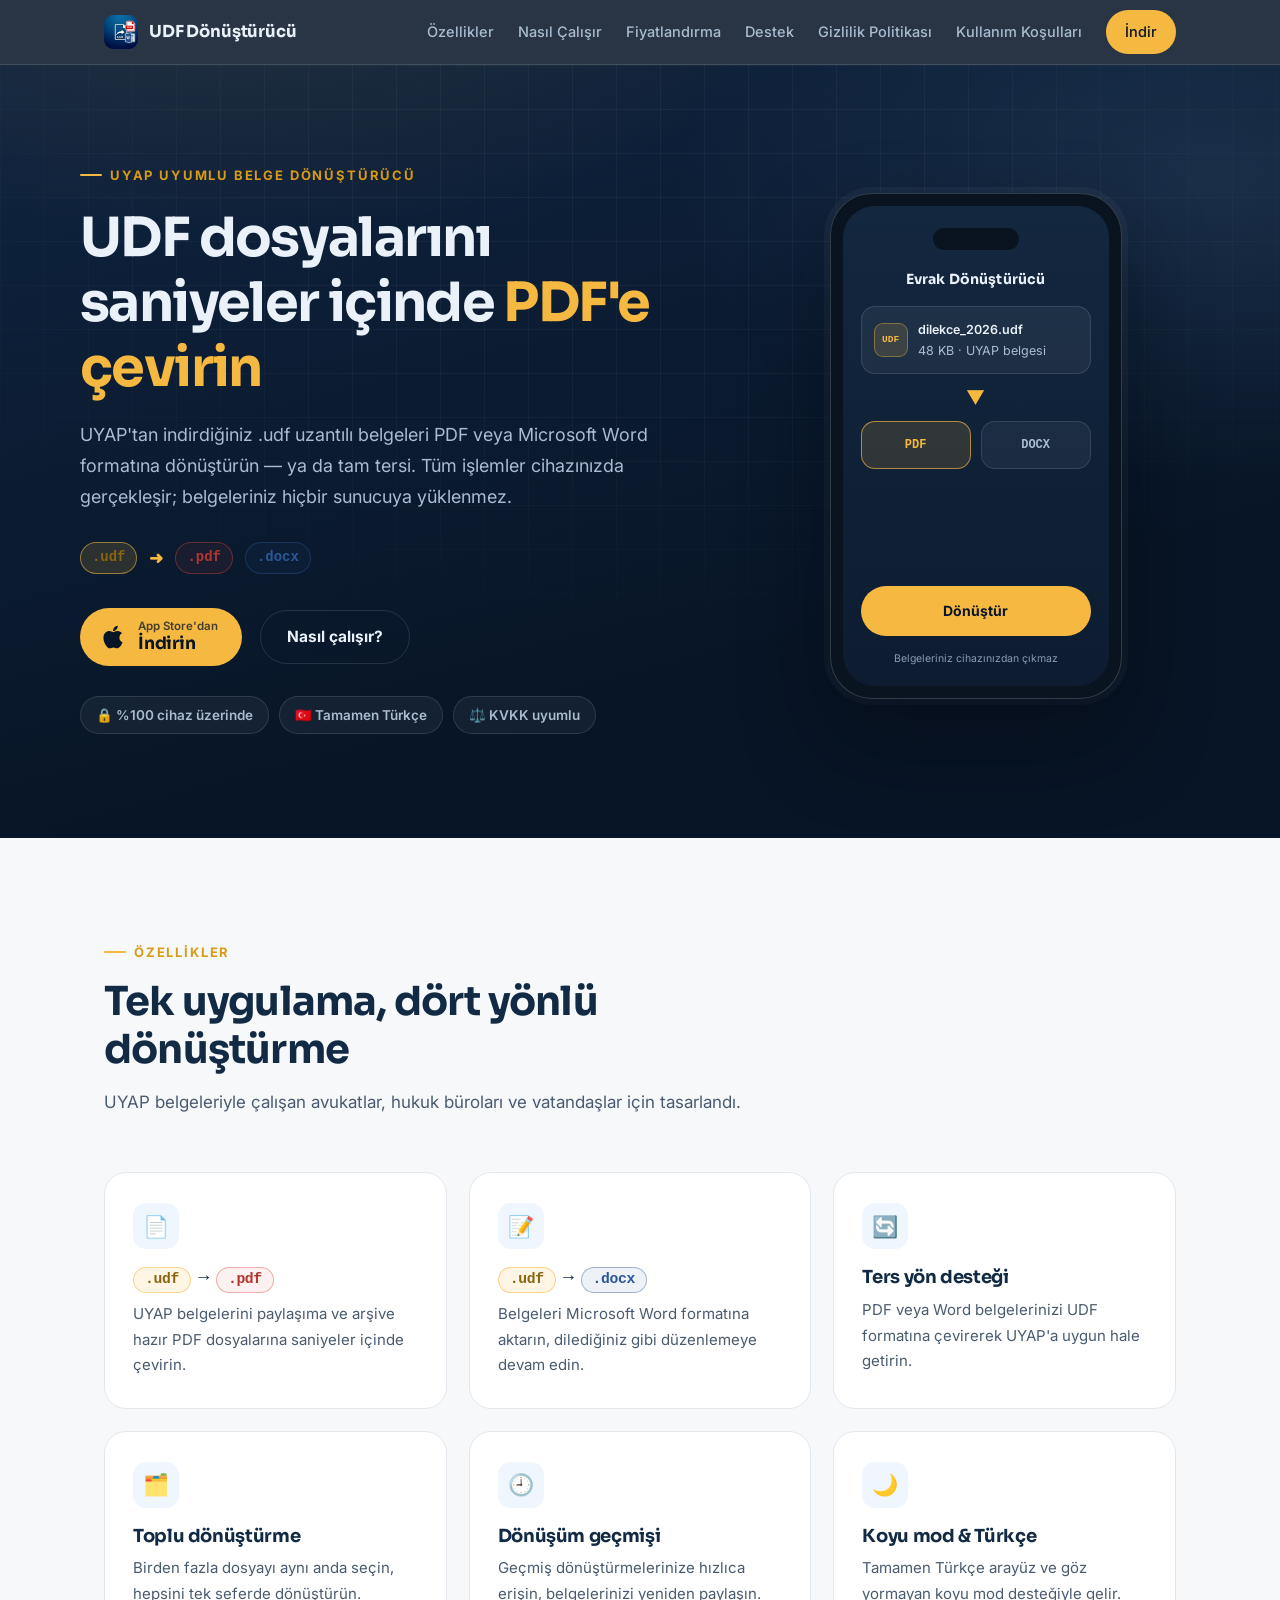
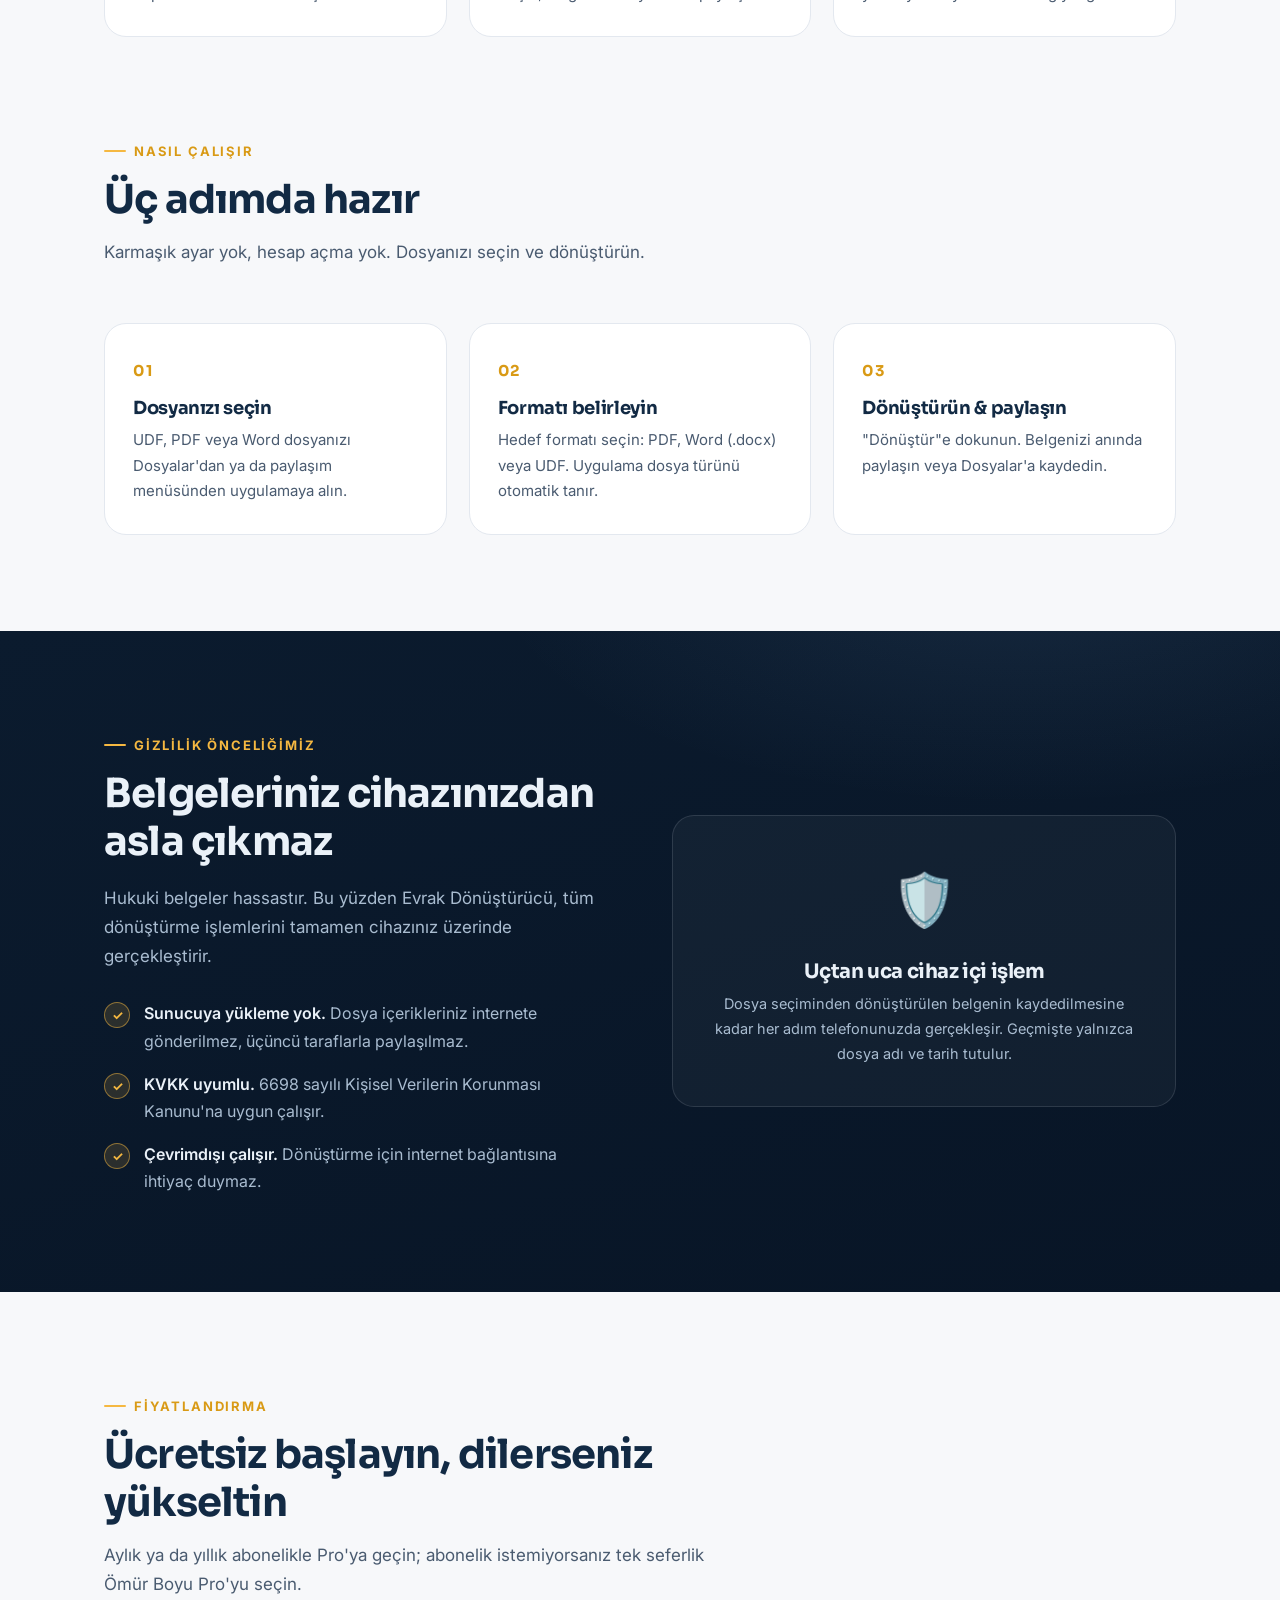
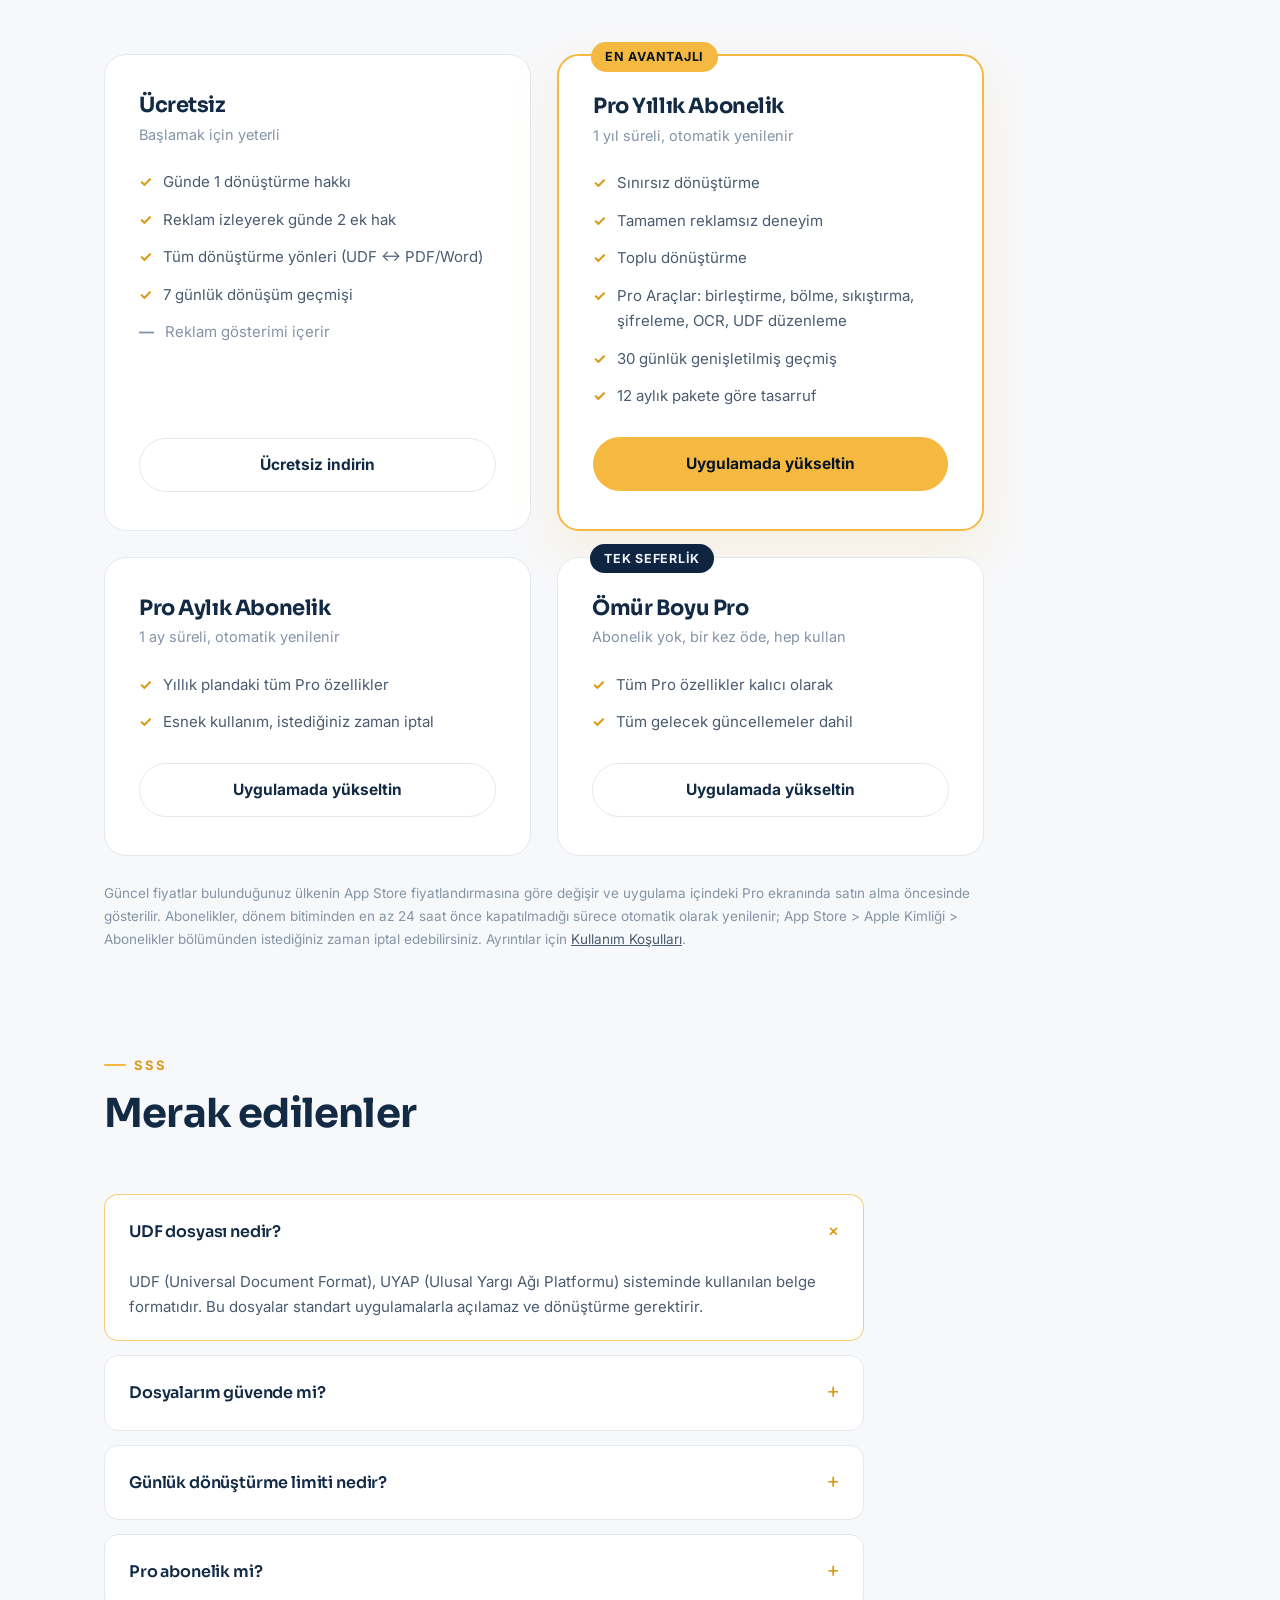
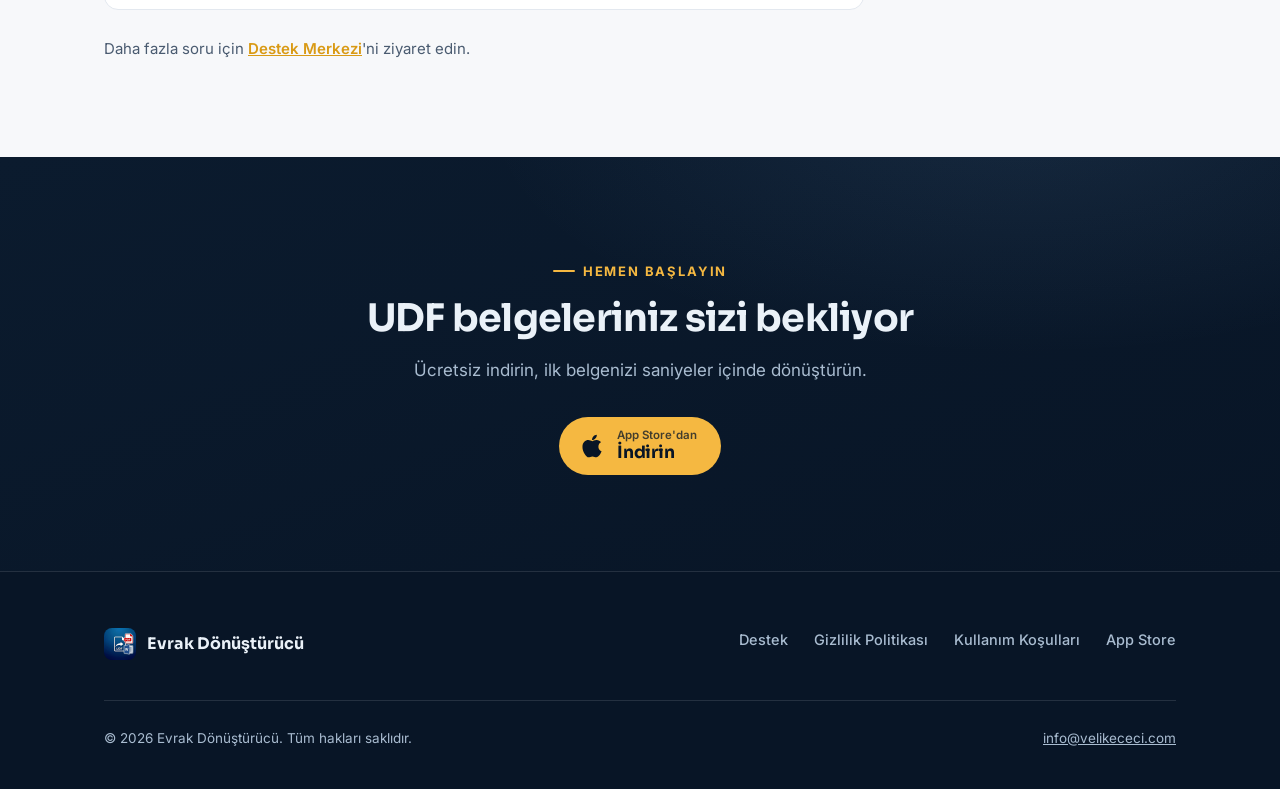
<file: web/index.html>
<!DOCTYPE html>
<html lang="tr">

<head>
    <meta charset="UTF-8">
    <meta name="viewport" content="width=device-width, initial-scale=1.0">
    <title>UDF Dönüştürücü — UYAP UDF Dosyalarını PDF ve Word'e Çevirin</title>
    <meta name="description"
        content="UYAP'tan indirdiğiniz UDF belgelerini saniyeler içinde PDF veya Word formatına dönüştürün. Tamamen cihazınızda, güvenli ve hızlı. iOS için ücretsiz indirin.">
    <meta name="keywords" content="UDF, UYAP, belge, dönüştürücü, PDF, DOCX, Word, evrak, çevirici, hukuk">
    <meta property="og:type" content="website">
    <meta property="og:title" content="Evrak Dönüştürücü — UDF Çevirici">
    <meta property="og:description"
        content="UYAP UDF dosyalarını saniyeler içinde PDF veya Word'e çevirin. Tamamen cihazınızda, güvenli ve hızlı.">
    <meta property="og:image" content="icon.png">
    <meta property="og:locale" content="tr_TR">
    <link rel="icon" type="image/png" href="icon.png">
    <link rel="apple-touch-icon" href="icon.png">
    <link rel="preconnect" href="https://fonts.googleapis.com">
    <link rel="preconnect" href="https://fonts.gstatic.com" crossorigin>
    <link
        href="https://fonts.googleapis.com/css2?family=Inter:wght@400;500;600;700&family=Sora:wght@600;700&display=swap"
        rel="stylesheet">
    <link rel="stylesheet" href="style.css">
</head>

<body>

    <!-- ===== Nav ===== -->
    <header class="nav">
        <div class="nav__inner">
            <a href="index.html" class="nav__brand">
                <img src="icon.png" alt="Evrak Dönüştürücü logosu">
                UDF Dönüştürücü
            </a>
            <nav class="nav__links">
                <a href="#ozellikler">Özellikler</a>
                <a href="#nasil-calisir">Nasıl Çalışır</a>
                <a href="#fiyatlandirma">Fiyatlandırma</a>
                <a href="destek.html">Destek</a>
                <a href="gizlilik.html">Gizlilik Politikası</a>
                <a href="kosullar.html">Kullanım Koşulları</a>
                <a class="btn btn--amber nav__cta"
                    href="https://apps.apple.com/us/app/udf-d%C3%B6n%C3%BC%C5%9Ft%C3%BCr%C3%BCc%C3%BC/id6761714883">İndir</a>
            </nav>
        </div>
    </header>

    <!-- ===== Hero ===== -->
    <section class="hero">
        <div class="container hero__inner">
            <div>
                <span class="eyebrow">UYAP uyumlu belge dönüştürücü</span>
                <h1>UDF dosyalarını saniyeler içinde <span class="accent">PDF'e çevirin</span></h1>
                <p class="hero__lead">UYAP'tan indirdiğiniz .udf uzantılı belgeleri PDF veya Microsoft Word formatına
                    dönüştürün — ya da tam tersi. Tüm işlemler cihazınızda gerçekleşir; belgeleriniz hiçbir sunucuya
                    yüklenmez.</p>

                <div class="hero__flow" aria-hidden="true">
                    <span class="ext ext--udf">.udf</span>
                    <span class="arrow">➜</span>
                    <span class="ext ext--pdf">.pdf</span>
                    <span class="ext ext--docx">.docx</span>
                </div>

                <div class="hero__actions">
                    <a class="store-btn"
                        href="https://apps.apple.com/us/app/udf-d%C3%B6n%C3%BC%C5%9Ft%C3%BCr%C3%BCc%C3%BC/id6761714883">
                        <svg viewBox="0 0 384 512" width="26" height="26" fill="currentColor" aria-hidden="true">
                            <path
                                d="M318.7 268.7c-.2-36.7 16.4-64.4 50-84.8-18.8-26.9-47.2-41.7-84.7-44.6-35.5-2.8-74.3 20.7-88.5 20.7-15 0-49.4-19.7-76.4-19.7C63.3 141.2 4 184.8 4 273.5q0 39.3 14.4 81.2c12.8 36.7 59 126.7 107.2 125.2 25.2-.6 43-17.9 75.8-17.9 31.8 0 48.3 17.9 76.4 17.9 48.6-.7 90.4-82.5 102.6-119.3-65.2-30.7-61.7-90-61.7-91.9zm-56.6-164.2c27.3-32.4 24.8-61.9 24-72.5-24.1 1.4-52 16.4-67.9 34.9-17.5 19.8-27.8 44.3-25.6 71.9 26.1 2 49.9-11.4 69.5-34.3z" />
                        </svg>
                        <span>
                            <small>App Store'dan</small>
                            <strong>İndirin</strong>
                        </span>
                    </a>
                    <a class="btn btn--ghost-dark" href="#nasil-calisir">Nasıl çalışır?</a>
                </div>

                <div class="hero__pills">
                    <span class="pill">🔒 %100 cihaz üzerinde</span>
                    <span class="pill">🇹🇷 Tamamen Türkçe</span>
                    <span class="pill">⚖️ KVKK uyumlu</span>
                </div>
            </div>

            <!-- Temsili uygulama ekranı -->
            <div class="phone" aria-hidden="true">
                <div class="phone__screen">
                    <div class="phone__notch"></div>
                    <div class="phone__title">Evrak Dönüştürücü</div>
                    <div class="phone__file">
                        <span class="doc">UDF</span>
                        <span>
                            <span class="name">dilekce_2026.udf</span><br>
                            48 KB · UYAP belgesi
                        </span>
                    </div>
                    <div class="phone__arrow">▼</div>
                    <div class="phone__choice">
                        <div class="phone__opt phone__opt--active">PDF</div>
                        <div class="phone__opt">DOCX</div>
                    </div>
                    <div class="phone__btn">Dönüştür</div>
                    <div class="phone__note">Belgeleriniz cihazınızdan çıkmaz</div>
                </div>
            </div>
        </div>
    </section>

    <!-- ===== Özellikler ===== -->
    <section class="section" id="ozellikler">
        <div class="container">
            <div class="section__head">
                <span class="eyebrow">Özellikler</span>
                <h2>Tek uygulama, dört yönlü dönüştürme</h2>
                <p>UYAP belgeleriyle çalışan avukatlar, hukuk büroları ve vatandaşlar için tasarlandı.</p>
            </div>
            <div class="grid">
                <div class="card">
                    <div class="card__icon">📄</div>
                    <h3><span class="ext ext--udf">.udf</span> → <span class="ext ext--pdf">.pdf</span></h3>
                    <p>UYAP belgelerini paylaşıma ve arşive hazır PDF dosyalarına saniyeler içinde çevirin.</p>
                </div>
                <div class="card">
                    <div class="card__icon">📝</div>
                    <h3><span class="ext ext--udf">.udf</span> → <span class="ext ext--docx">.docx</span></h3>
                    <p>Belgeleri Microsoft Word formatına aktarın, dilediğiniz gibi düzenlemeye devam edin.</p>
                </div>
                <div class="card">
                    <div class="card__icon">🔄</div>
                    <h3>Ters yön desteği</h3>
                    <p>PDF veya Word belgelerinizi UDF formatına çevirerek UYAP'a uygun hale getirin.</p>
                </div>
                <div class="card">
                    <div class="card__icon">🗂️</div>
                    <h3>Toplu dönüştürme</h3>
                    <p>Birden fazla dosyayı aynı anda seçin, hepsini tek seferde dönüştürün.</p>
                </div>
                <div class="card">
                    <div class="card__icon">🕘</div>
                    <h3>Dönüşüm geçmişi</h3>
                    <p>Geçmiş dönüştürmelerinize hızlıca erişin, belgelerinizi yeniden paylaşın.</p>
                </div>
                <div class="card">
                    <div class="card__icon">🌙</div>
                    <h3>Koyu mod &amp; Türkçe</h3>
                    <p>Tamamen Türkçe arayüz ve göz yormayan koyu mod desteğiyle gelir.</p>
                </div>
            </div>
        </div>
    </section>

    <!-- ===== Nasıl Çalışır ===== -->
    <section class="section" id="nasil-calisir" style="padding-top: 0;">
        <div class="container">
            <div class="section__head">
                <span class="eyebrow">Nasıl çalışır</span>
                <h2>Üç adımda hazır</h2>
                <p>Karmaşık ayar yok, hesap açma yok. Dosyanızı seçin ve dönüştürün.</p>
            </div>
            <div class="steps">
                <div class="step">
                    <h3>Dosyanızı seçin</h3>
                    <p>UDF, PDF veya Word dosyanızı Dosyalar'dan ya da paylaşım menüsünden uygulamaya alın.</p>
                </div>
                <div class="step">
                    <h3>Formatı belirleyin</h3>
                    <p>Hedef formatı seçin: PDF, Word (.docx) veya UDF. Uygulama dosya türünü otomatik tanır.</p>
                </div>
                <div class="step">
                    <h3>Dönüştürün &amp; paylaşın</h3>
                    <p>"Dönüştür"e dokunun. Belgenizi anında paylaşın veya Dosyalar'a kaydedin.</p>
                </div>
            </div>
        </div>
    </section>

    <!-- ===== Gizlilik bandı ===== -->
    <section class="section section--dark" id="gizlilik">
        <div class="container privacy__inner">
            <div>
                <span class="eyebrow">Gizlilik önceliğimiz</span>
                <h2 style="font-size: clamp(28px, 4vw, 40px); margin-bottom: 18px;">Belgeleriniz cihazınızdan asla
                    çıkmaz</h2>
                <p style="color: var(--on-dark-soft); font-size: 17px; margin-bottom: 30px;">Hukuki belgeler hassastır.
                    Bu yüzden Evrak Dönüştürücü, tüm dönüştürme işlemlerini tamamen cihazınız üzerinde gerçekleştirir.
                </p>
                <ul class="privacy__points">
                    <li><span class="tick">✓</span><span><strong>Sunucuya yükleme yok.</strong> Dosya içerikleriniz
                            internete gönderilmez, üçüncü taraflarla paylaşılmaz.</span></li>
                    <li><span class="tick">✓</span><span><strong>KVKK uyumlu.</strong> 6698 sayılı Kişisel Verilerin
                            Korunması Kanunu'na uygun çalışır.</span></li>
                    <li><span class="tick">✓</span><span><strong>Çevrimdışı çalışır.</strong> Dönüştürme için internet
                            bağlantısına ihtiyaç duymaz.</span></li>
                </ul>
            </div>
            <div class="privacy__visual">
                <div class="shield">🛡️</div>
                <h3>Uçtan uca cihaz içi işlem</h3>
                <p>Dosya seçiminden dönüştürülen belgenin kaydedilmesine kadar her adım telefonunuzda gerçekleşir.
                    Geçmişte yalnızca dosya adı ve tarih tutulur.</p>
            </div>
        </div>
    </section>

    <!-- ===== Fiyatlandırma ===== -->
    <section class="section" id="fiyatlandirma">
        <div class="container">
            <div class="section__head">
                <span class="eyebrow">Fiyatlandırma</span>
                <h2>Ücretsiz başlayın, dilerseniz yükseltin</h2>
                <p>Aylık ya da yıllık abonelikle Pro'ya geçin; abonelik istemiyorsanız tek seferlik Ömür Boyu Pro'yu
                    seçin.</p>
            </div>
            <div class="pricing">
                <div class="price-card">
                    <h3>Ücretsiz</h3>
                    <p class="price-card__sub">Başlamak için yeterli</p>
                    <ul>
                        <li>Günde 1 dönüştürme hakkı</li>
                        <li>Reklam izleyerek günde 2 ek hak</li>
                        <li>Tüm dönüştürme yönleri (UDF ↔ PDF/Word)</li>
                        <li>7 günlük dönüşüm geçmişi</li>
                        <li class="dim">Reklam gösterimi içerir</li>
                    </ul>
                    <a class="btn btn--ghost-light"
                        href="https://apps.apple.com/us/app/udf-d%C3%B6n%C3%BC%C5%9Ft%C3%BCr%C3%BCc%C3%BC/id6761714883">Ücretsiz
                        indirin</a>
                </div>
                <div class="price-card price-card--featured">
                    <span class="price-card__tag">EN AVANTAJLI</span>
                    <h3>Pro Yıllık Abonelik</h3>
                    <p class="price-card__sub">1 yıl süreli, otomatik yenilenir</p>
                    <ul>
                        <li>Sınırsız dönüştürme</li>
                        <li>Tamamen reklamsız deneyim</li>
                        <li>Toplu dönüştürme</li>
                        <li>Pro Araçlar: birleştirme, bölme, sıkıştırma, şifreleme, OCR, UDF düzenleme</li>
                        <li>30 günlük genişletilmiş geçmiş</li>
                        <li>12 aylık pakete göre tasarruf</li>
                    </ul>
                    <a class="btn btn--amber"
                        href="https://apps.apple.com/us/app/udf-d%C3%B6n%C3%BC%C5%9Ft%C3%BCr%C3%BCc%C3%BC/id6761714883">Uygulamada
                        yükseltin</a>
                </div>
                <div class="price-card">
                    <h3>Pro Aylık Abonelik</h3>
                    <p class="price-card__sub">1 ay süreli, otomatik yenilenir</p>
                    <ul>
                        <li>Yıllık plandaki tüm Pro özellikler</li>
                        <li>Esnek kullanım, istediğiniz zaman iptal</li>
                    </ul>
                    <a class="btn btn--ghost-light"
                        href="https://apps.apple.com/us/app/udf-d%C3%B6n%C3%BC%C5%9Ft%C3%BCr%C3%BCc%C3%BC/id6761714883">Uygulamada
                        yükseltin</a>
                </div>
                <div class="price-card">
                    <span class="price-card__tag">TEK SEFERLİK</span>
                    <h3>Ömür Boyu Pro</h3>
                    <p class="price-card__sub">Abonelik yok, bir kez öde, hep kullan</p>
                    <ul>
                        <li>Tüm Pro özellikler kalıcı olarak</li>
                        <li>Tüm gelecek güncellemeler dahil</li>
                    </ul>
                    <a class="btn btn--ghost-light"
                        href="https://apps.apple.com/us/app/udf-d%C3%B6n%C3%BC%C5%9Ft%C3%BCr%C3%BCc%C3%BC/id6761714883">Uygulamada
                        yükseltin</a>
                </div>
            </div>
            <p class="pricing__note">Güncel fiyatlar bulunduğunuz ülkenin App Store fiyatlandırmasına göre değişir ve
                uygulama içindeki Pro ekranında satın alma öncesinde gösterilir. Abonelikler, dönem bitiminden en az 24
                saat önce kapatılmadığı sürece otomatik olarak yenilenir; App Store &gt; Apple Kimliği &gt; Abonelikler
                bölümünden istediğiniz zaman iptal edebilirsiniz. Ayrıntılar için <a href="kosullar.html">Kullanım
                    Koşulları</a>.</p>
        </div>
    </section>

    <!-- ===== SSS ===== -->
    <section class="section" id="sss" style="padding-top: 0;">
        <div class="container">
            <div class="section__head">
                <span class="eyebrow">SSS</span>
                <h2>Merak edilenler</h2>
            </div>
            <div class="faq">
                <details open>
                    <summary>UDF dosyası nedir?</summary>
                    <p>UDF (Universal Document Format), UYAP (Ulusal Yargı Ağı Platformu) sisteminde kullanılan belge
                        formatıdır. Bu dosyalar standart uygulamalarla açılamaz ve dönüştürme gerektirir.</p>
                </details>
                <details>
                    <summary>Dosyalarım güvende mi?</summary>
                    <p>Evet. Tüm dönüştürme işlemleri tamamen cihazınızda gerçekleşir. Dosyalarınız hiçbir sunucuya
                        gönderilmez ve üçüncü taraflarla paylaşılmaz.</p>
                </details>
                <details>
                    <summary>Günlük dönüştürme limiti nedir?</summary>
                    <p>Ücretsiz kullanıcılar günde 1 dosya dönüştürebilir ve reklam izleyerek günde en fazla 2 ek hak
                        kazanabilir; limit her gece yarısı sıfırlanır. Pro üyelik ile sınırsız dönüştürme
                        yapabilirsiniz.</p>
                </details>
                <details>
                    <summary>Pro abonelik mi?</summary>
                    <p>Hem abonelik hem tek seferlik seçenek var. <strong>Pro Aylık Abonelik</strong> (1 ay) ve
                        <strong>Pro Yıllık Abonelik</strong> (1 yıl) otomatik olarak yenilenir; dönem bitiminden en az 24
                        saat önce App Store &gt; Apple Kimliği &gt; Abonelikler bölümünden iptal edebilirsiniz. Abonelik
                        istemiyorsanız <strong>Ömür Boyu Pro</strong>'yu tek seferlik satın alabilirsiniz.</p>
                </details>
            </div>
            <p style="margin-top: 26px; font-size: 15px; color: var(--ink-soft);">Daha fazla soru için <a
                    href="destek.html" style="color: var(--amber-deep); font-weight: 600;">Destek Merkezi</a>'ni
                ziyaret edin.</p>
        </div>
    </section>

    <!-- ===== CTA bandı ===== -->
    <section class="section section--dark cta-band">
        <div class="container">
            <span class="eyebrow" style="justify-content: center; display: inline-flex;">Hemen başlayın</span>
            <h2>UDF belgeleriniz sizi bekliyor</h2>
            <p>Ücretsiz indirin, ilk belgenizi saniyeler içinde dönüştürün.</p>
            <a class="store-btn"
                href="https://apps.apple.com/us/app/udf-d%C3%B6n%C3%BC%C5%9Ft%C3%BCr%C3%BCc%C3%BC/id6761714883">
                <svg viewBox="0 0 384 512" width="26" height="26" fill="currentColor" aria-hidden="true">
                    <path
                        d="M318.7 268.7c-.2-36.7 16.4-64.4 50-84.8-18.8-26.9-47.2-41.7-84.7-44.6-35.5-2.8-74.3 20.7-88.5 20.7-15 0-49.4-19.7-76.4-19.7C63.3 141.2 4 184.8 4 273.5q0 39.3 14.4 81.2c12.8 36.7 59 126.7 107.2 125.2 25.2-.6 43-17.9 75.8-17.9 31.8 0 48.3 17.9 76.4 17.9 48.6-.7 90.4-82.5 102.6-119.3-65.2-30.7-61.7-90-61.7-91.9zm-56.6-164.2c27.3-32.4 24.8-61.9 24-72.5-24.1 1.4-52 16.4-67.9 34.9-17.5 19.8-27.8 44.3-25.6 71.9 26.1 2 49.9-11.4 69.5-34.3z" />
                </svg>
                <span>
                    <small>App Store'dan</small>
                    <strong>İndirin</strong>
                </span>
            </a>
        </div>
    </section>

    <!-- ===== Footer ===== -->
    <footer class="footer">
        <div class="container">
            <div class="footer__inner">
                <a href="index.html" class="footer__brand">
                    <img src="icon.png" alt="Evrak Dönüştürücü logosu">
                    Evrak Dönüştürücü
                </a>
                <nav class="footer__links">
                    <a href="destek.html">Destek</a>
                    <a href="gizlilik.html">Gizlilik Politikası</a>
                    <a href="kosullar.html">Kullanım Koşulları</a>
                    <a href="https://apps.apple.com/us/app/udf-d%C3%B6n%C3%BC%C5%9Ft%C3%BCr%C3%BCc%C3%BC/id6761714883">App
                        Store</a>
                </nav>
            </div>
            <div class="footer__meta">
                <span>&copy; 2026 Evrak Dönüştürücü. Tüm hakları saklıdır.</span>
                <a href="mailto:info@velikececi.com">info@velikececi.com</a>
            </div>
        </div>
    </footer>

</body>

</html>
</file>
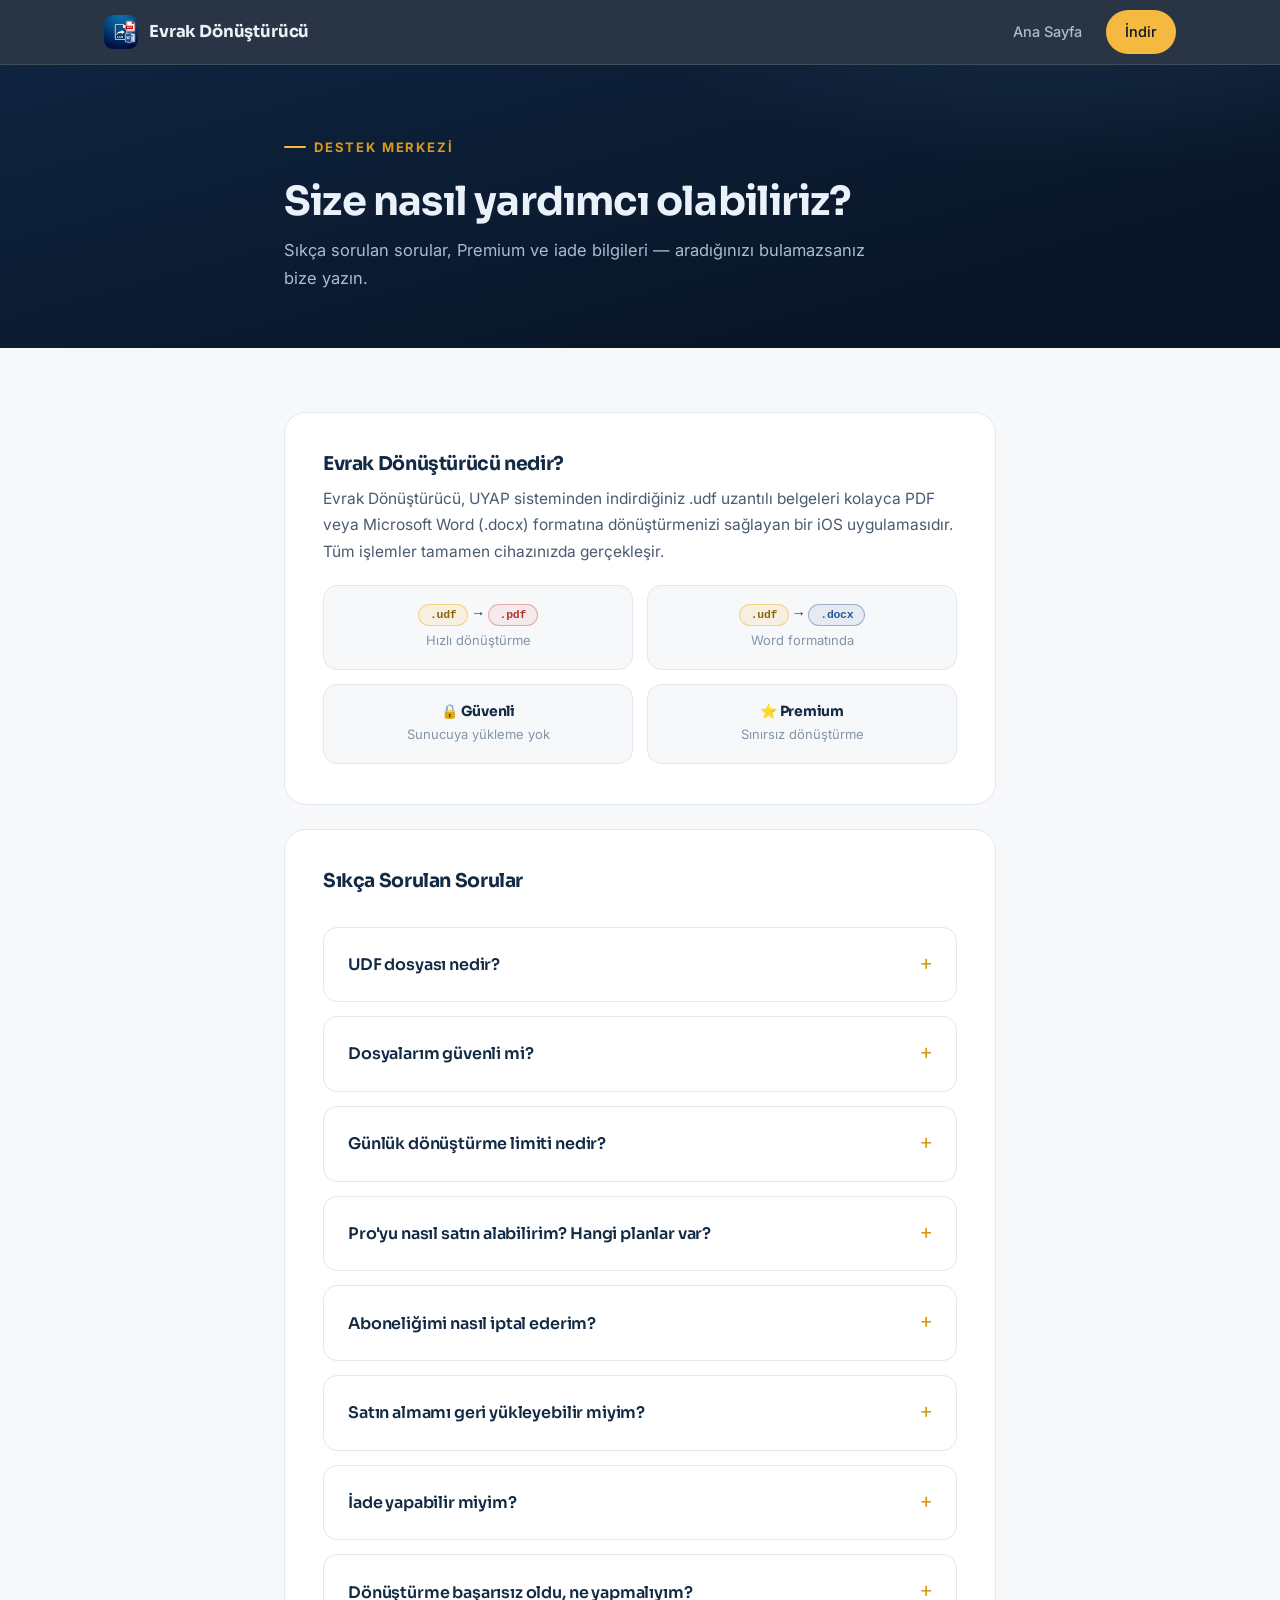
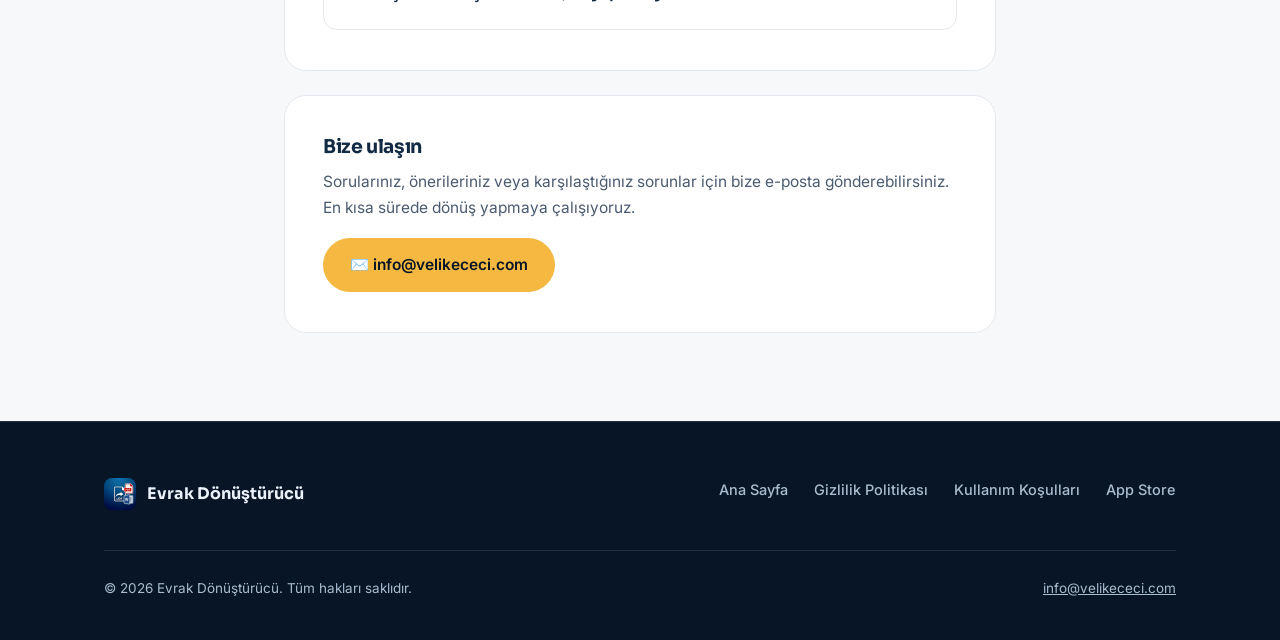
<file: web/destek.html>
<!DOCTYPE html>
<html lang="tr">

<head>
    <meta charset="UTF-8">
    <meta name="viewport" content="width=device-width, initial-scale=1.0">
    <title>Destek — Evrak Dönüştürücü</title>
    <meta name="description"
        content="Evrak Dönüştürücü destek merkezi: sıkça sorulan sorular, Premium ve iade bilgileri, iletişim.">
    <link rel="icon" type="image/png" href="icon.png">
    <link rel="preconnect" href="https://fonts.googleapis.com">
    <link rel="preconnect" href="https://fonts.gstatic.com" crossorigin>
    <link
        href="https://fonts.googleapis.com/css2?family=Inter:wght@400;500;600;700&family=Sora:wght@600;700&display=swap"
        rel="stylesheet">
    <link rel="stylesheet" href="style.css">
</head>

<body>

    <header class="nav">
        <div class="nav__inner">
            <a href="index.html" class="nav__brand">
                <img src="icon.png" alt="Evrak Dönüştürücü logosu">
                Evrak Dönüştürücü
            </a>
            <nav class="nav__links">
                <a href="index.html">Ana Sayfa</a>
               
                <a class="btn btn--amber nav__cta"
                    href="https://apps.apple.com/us/app/udf-d%C3%B6n%C3%BC%C5%9Ft%C3%BCr%C3%BCc%C3%BC/id6761714883">İndir</a>
            </nav>
        </div>
    </header>

    <section class="page-hero">
        <div class="container container--narrow">
            <span class="eyebrow">Destek Merkezi</span>
            <h1>Size nasıl yardımcı olabiliriz?</h1>
            <p>Sıkça sorulan sorular, Premium ve iade bilgileri — aradığınızı bulamazsanız bize yazın.</p>
        </div>
    </section>

    <main class="page-body">
        <div class="container container--narrow">

            <!-- Uygulama tanıtımı -->
            <div class="prose-card">
                <div class="prose-section">
                    <h2>Evrak Dönüştürücü nedir?</h2>
                    <p>Evrak Dönüştürücü, UYAP sisteminden indirdiğiniz .udf uzantılı belgeleri kolayca PDF veya
                        Microsoft Word (.docx) formatına dönüştürmenizi sağlayan bir iOS uygulamasıdır. Tüm işlemler
                        tamamen cihazınızda gerçekleşir.</p>
                    <div class="mini-grid">
                        <div class="mini">
                            <h4><span class="ext ext--udf">.udf</span> → <span class="ext ext--pdf">.pdf</span></h4>
                            <p>Hızlı dönüştürme</p>
                        </div>
                        <div class="mini">
                            <h4><span class="ext ext--udf">.udf</span> → <span class="ext ext--docx">.docx</span></h4>
                            <p>Word formatında</p>
                        </div>
                        <div class="mini">
                            <h4>🔒 Güvenli</h4>
                            <p>Sunucuya yükleme yok</p>
                        </div>
                        <div class="mini">
                            <h4>⭐ Premium</h4>
                            <p>Sınırsız dönüştürme</p>
                        </div>
                    </div>
                </div>
            </div>

            <!-- SSS -->
            <div class="prose-card">
                <div class="prose-section">
                    <h2>Sıkça Sorulan Sorular</h2>
                </div>
                <div class="faq">
                    <details>
                        <summary>UDF dosyası nedir?</summary>
                        <p>UDF (Universal Document Format), UYAP (Ulusal Yargı Ağı Platformu) sisteminde kullanılan
                            belge formatıdır. Bu dosyalar standart uygulamalarla açılamaz ve dönüştürme gerektirir.</p>
                    </details>
                    <details>
                        <summary>Dosyalarım güvenli mi?</summary>
                        <p>Evet. Tüm dönüştürme işlemleri tamamen cihazınızda gerçekleşir. Dosyalarınız hiçbir sunucuya
                            gönderilmez ve üçüncü taraflarla paylaşılmaz.</p>
                    </details>
                    <details>
                        <summary>Günlük dönüştürme limiti nedir?</summary>
                        <p>Ücretsiz kullanıcılar günlük 1 dosya dönüştürebilir; reklam izleyerek günde en fazla 2 ek hak
                            kazanabilirsiniz. Limit her gün gece yarısı sıfırlanır. Pro üyelik ile sınırsız dönüştürme
                            yapabilirsiniz.</p>
                    </details>
                    <details>
                        <summary>Pro'yu nasıl satın alabilirim? Hangi planlar var?</summary>
                        <p>Uygulamada "Premium'a Yükselt" butonuna dokunarak üç seçenekten birini seçebilirsiniz:
                            <strong>Pro Aylık Abonelik</strong> (1 ay, otomatik yenilenir), <strong>Pro Yıllık
                                Abonelik</strong> (1 yıl, otomatik yenilenir) veya <strong>Ömür Boyu Pro</strong> (tek
                            seferlik satın alma, abonelik değildir). Güncel fiyatlar satın alma öncesinde Pro ekranında
                            gösterilir.</p>
                    </details>
                    <details>
                        <summary>Aboneliğimi nasıl iptal ederim?</summary>
                        <p>iPhone'unuzda <strong>Ayarlar &gt; Apple Kimliğiniz &gt; Abonelikler</strong> yolunu izleyin
                            (veya App Store &gt; profil simgesi &gt; Abonelikler) ve Evrak Dönüştürücü aboneliğini
                            seçerek iptal edin. Abonelikler, dönem bitiminden en az 24 saat önce kapatılmadığı sürece
                            otomatik olarak yenilenir. İptal ettiğinizde Pro erişiminiz ödediğiniz dönemin sonuna kadar
                            devam eder.</p>
                    </details>
                    <details>
                        <summary>Satın almamı geri yükleyebilir miyim?</summary>
                        <p>Evet. Ayarlar → "Satın Alımları Geri Yükle" seçeneğini kullanarak önceki satın almanızı aynı
                            Apple ID ile geri yükleyebilirsiniz.</p>
                    </details>
                    <details>
                        <summary>İade yapabilir miyim?</summary>
                        <p>Satın alma işlemleri Apple App Store üzerinden gerçekleştirilir. İade talebi için Apple'ın
                            <a href="https://reportaproblem.apple.com">reportaproblem.apple.com</a> sayfasını ziyaret
                            edebilirsiniz.</p>
                    </details>
                    <details>
                        <summary>Dönüştürme başarısız oldu, ne yapmalıyım?</summary>
                        <p>UDF dosyasının bozuk olmadığından emin olun. Sorun devam ederse dosyanın detaylarını (boyut,
                            kaynağı) belirterek bize e-posta gönderebilirsiniz.</p>
                    </details>
                </div>
            </div>

            <!-- İletişim -->
            <div class="prose-card">
                <div class="prose-section">
                    <h2>Bize ulaşın</h2>
                    <p>Sorularınız, önerileriniz veya karşılaştığınız sorunlar için bize e-posta gönderebilirsiniz. En
                        kısa sürede dönüş yapmaya çalışıyoruz.</p>
                    <a href="mailto:info@velikececi.com" class="btn btn--amber contact-btn">✉️ info@velikececi.com</a>
                </div>
            </div>

        </div>
    </main>

    <footer class="footer">
        <div class="container">
            <div class="footer__inner">
                <a href="index.html" class="footer__brand">
                    <img src="icon.png" alt="Evrak Dönüştürücü logosu">
                    Evrak Dönüştürücü
                </a>
                <nav class="footer__links">
                    <a href="index.html">Ana Sayfa</a>
                    <a href="gizlilik.html">Gizlilik Politikası</a>
                    <a href="kosullar.html">Kullanım Koşulları</a>
                    <a href="https://apps.apple.com/us/app/udf-d%C3%B6n%C3%BC%C5%9Ft%C3%BCr%C3%BCc%C3%BC/id6761714883">App
                        Store</a>
                </nav>
            </div>
            <div class="footer__meta">
                <span>&copy; 2026 Evrak Dönüştürücü. Tüm hakları saklıdır.</span>
                <a href="mailto:info@velikececi.com">info@velikececi.com</a>
            </div>
        </div>
    </footer>

</body>

</html>
</file>
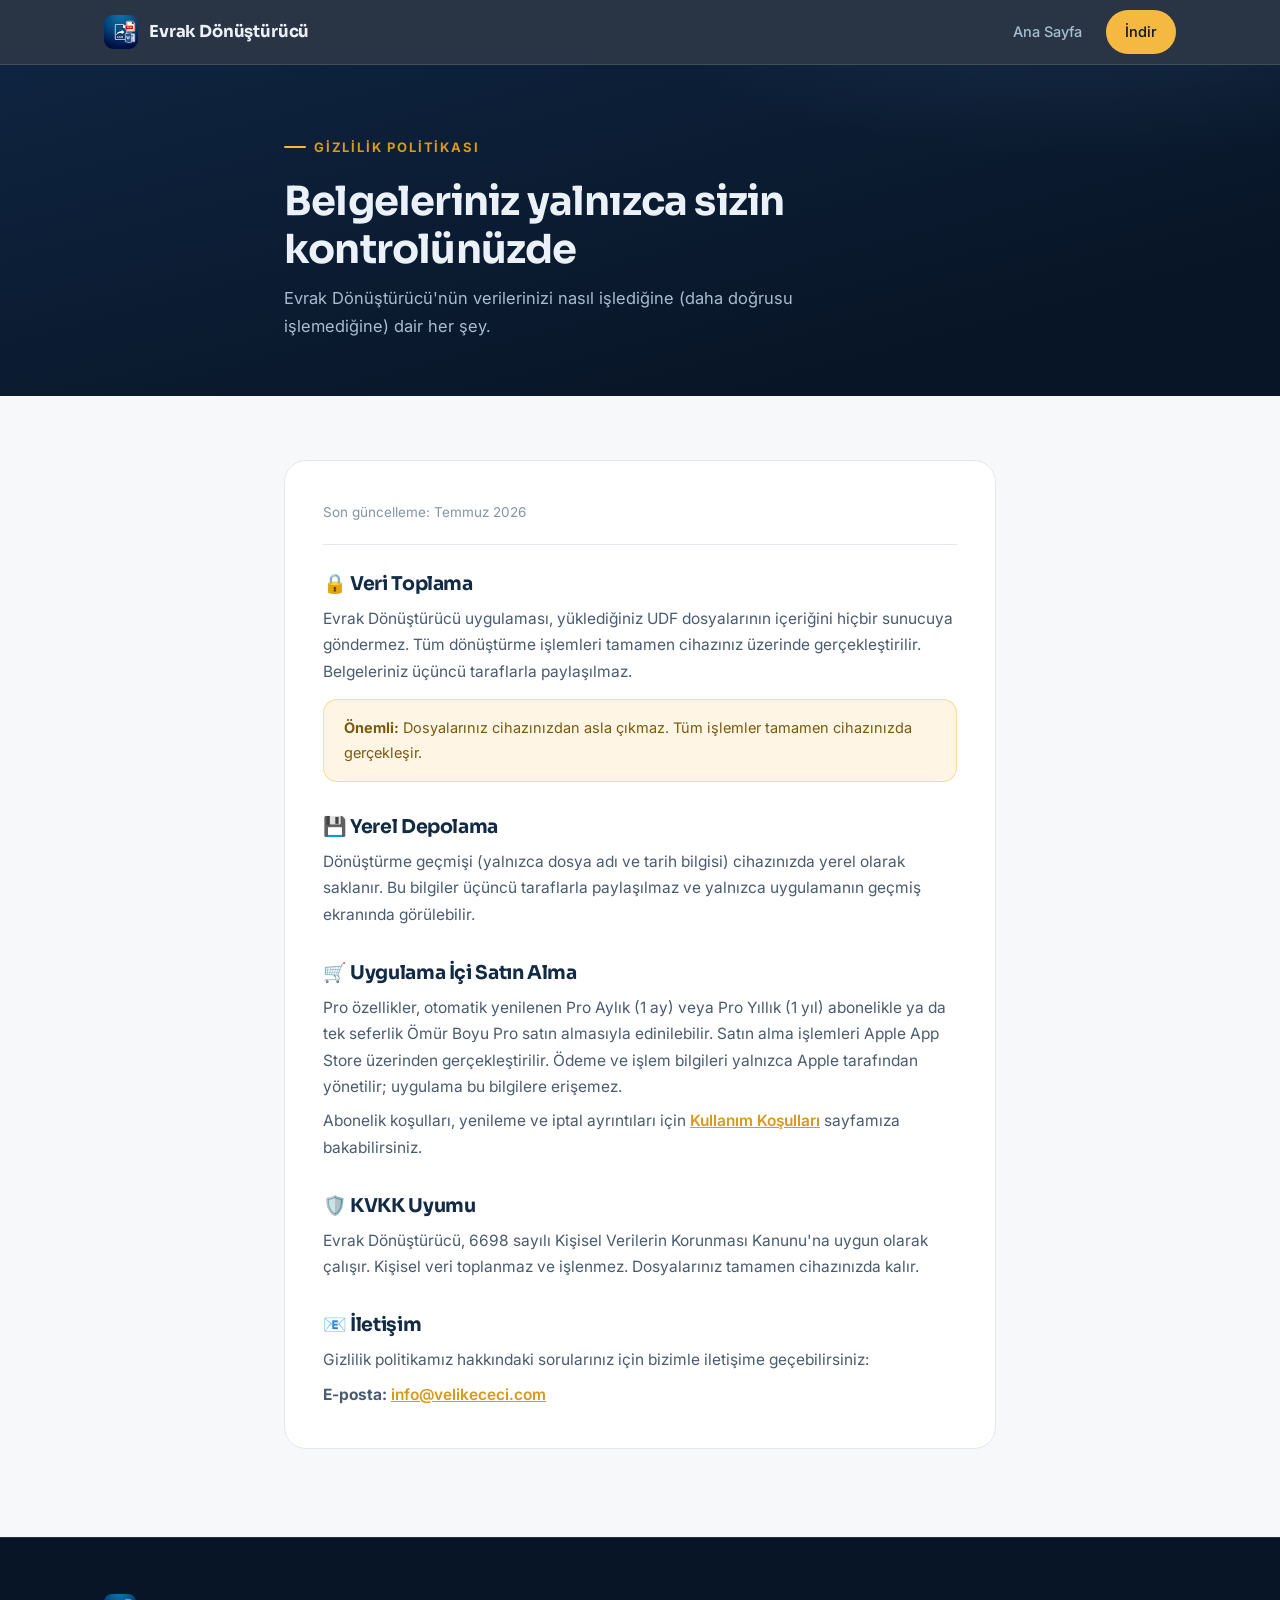
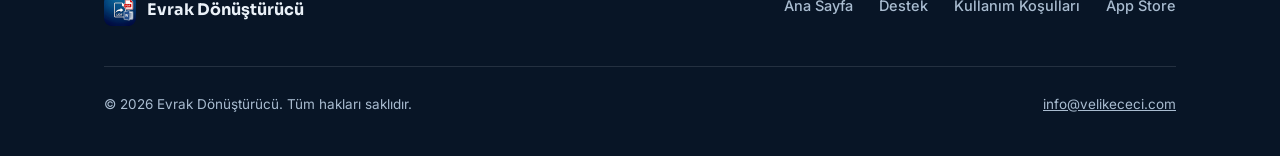
<file: web/gizlilik.html>
<!DOCTYPE html>
<html lang="tr">

<head>
    <meta charset="UTF-8">
    <meta name="viewport" content="width=device-width, initial-scale=1.0">
    <title>Gizlilik Politikası — Evrak Dönüştürücü</title>
    <meta name="description"
        content="Evrak Dönüştürücü gizlilik politikası: belgeleriniz cihazınızdan çıkmaz, kişisel veri toplanmaz, KVKK uyumlu.">
    <link rel="icon" type="image/png" href="icon.png">
    <link rel="preconnect" href="https://fonts.googleapis.com">
    <link rel="preconnect" href="https://fonts.gstatic.com" crossorigin>
    <link
        href="https://fonts.googleapis.com/css2?family=Inter:wght@400;500;600;700&family=Sora:wght@600;700&display=swap"
        rel="stylesheet">
    <link rel="stylesheet" href="style.css">
</head>

<body>

    <header class="nav">
        <div class="nav__inner">
            <a href="index.html" class="nav__brand">
                <img src="icon.png" alt="Evrak Dönüştürücü logosu">
                Evrak Dönüştürücü
            </a>
            <nav class="nav__links">
                <a href="index.html">Ana Sayfa</a>
               
                <a class="btn btn--amber nav__cta"
                    href="https://apps.apple.com/us/app/udf-d%C3%B6n%C3%BC%C5%9Ft%C3%BCr%C3%BCc%C3%BC/id6761714883">İndir</a>
            </nav>
        </div>
    </header>

    <section class="page-hero">
        <div class="container container--narrow">
            <span class="eyebrow">Gizlilik Politikası</span>
            <h1>Belgeleriniz yalnızca sizin kontrolünüzde</h1>
            <p>Evrak Dönüştürücü'nün verilerinizi nasıl işlediğine (daha doğrusu işlemediğine) dair her şey.</p>
        </div>
    </section>

    <main class="page-body">
        <div class="container container--narrow">
            <div class="prose-card">
                <div class="update-date">Son güncelleme: Temmuz 2026</div>

                <div class="prose-section">
                    <h2>🔒 Veri Toplama</h2>
                    <p>Evrak Dönüştürücü uygulaması, yüklediğiniz UDF dosyalarının içeriğini hiçbir sunucuya göndermez.
                        Tüm dönüştürme işlemleri tamamen cihazınız üzerinde gerçekleştirilir. Belgeleriniz üçüncü
                        taraflarla paylaşılmaz.</p>
                    <div class="highlight-box">
                        <p><strong>Önemli:</strong> Dosyalarınız cihazınızdan asla çıkmaz. Tüm işlemler tamamen
                            cihazınızda gerçekleşir.</p>
                    </div>
                </div>

                <div class="prose-section">
                    <h2>💾 Yerel Depolama</h2>
                    <p>Dönüştürme geçmişi (yalnızca dosya adı ve tarih bilgisi) cihazınızda yerel olarak saklanır. Bu
                        bilgiler üçüncü taraflarla paylaşılmaz ve yalnızca uygulamanın geçmiş ekranında görülebilir.</p>
                </div>

                <div class="prose-section">
                    <h2>🛒 Uygulama İçi Satın Alma</h2>
                    <p>Pro özellikler, otomatik yenilenen Pro Aylık (1 ay) veya Pro Yıllık (1 yıl) abonelikle ya da tek
                        seferlik Ömür Boyu Pro satın almasıyla edinilebilir. Satın alma işlemleri Apple App Store
                        üzerinden gerçekleştirilir. Ödeme ve işlem bilgileri yalnızca Apple tarafından yönetilir;
                        uygulama bu bilgilere erişemez.</p>
                    <p style="margin-top: 8px;">Abonelik koşulları, yenileme ve iptal ayrıntıları için <a
                            href="kosullar.html">Kullanım Koşulları</a> sayfamıza bakabilirsiniz.</p>
                </div>

                <div class="prose-section">
                    <h2>🛡️ KVKK Uyumu</h2>
                    <p>Evrak Dönüştürücü, 6698 sayılı Kişisel Verilerin Korunması Kanunu'na uygun olarak çalışır.
                        Kişisel veri toplanmaz ve işlenmez. Dosyalarınız tamamen cihazınızda kalır.</p>
                </div>

                <div class="prose-section">
                    <h2>📧 İletişim</h2>
                    <p>Gizlilik politikamız hakkındaki sorularınız için bizimle iletişime geçebilirsiniz:</p>
                    <p style="margin-top: 8px;"><strong>E-posta:</strong> <a
                            href="mailto:info@velikececi.com">info@velikececi.com</a></p>
                </div>
            </div>
        </div>
    </main>

    <footer class="footer">
        <div class="container">
            <div class="footer__inner">
                <a href="index.html" class="footer__brand">
                    <img src="icon.png" alt="Evrak Dönüştürücü logosu">
                    Evrak Dönüştürücü
                </a>
                <nav class="footer__links">
                    <a href="index.html">Ana Sayfa</a>
                    <a href="destek.html">Destek</a>
                    <a href="kosullar.html">Kullanım Koşulları</a>
                    <a href="https://apps.apple.com/us/app/udf-d%C3%B6n%C3%BC%C5%9Ft%C3%BCr%C3%BCc%C3%BC/id6761714883">App
                        Store</a>
                </nav>
            </div>
            <div class="footer__meta">
                <span>&copy; 2026 Evrak Dönüştürücü. Tüm hakları saklıdır.</span>
                <a href="mailto:info@velikececi.com">info@velikececi.com</a>
            </div>
        </div>
    </footer>

</body>

</html>
</file>
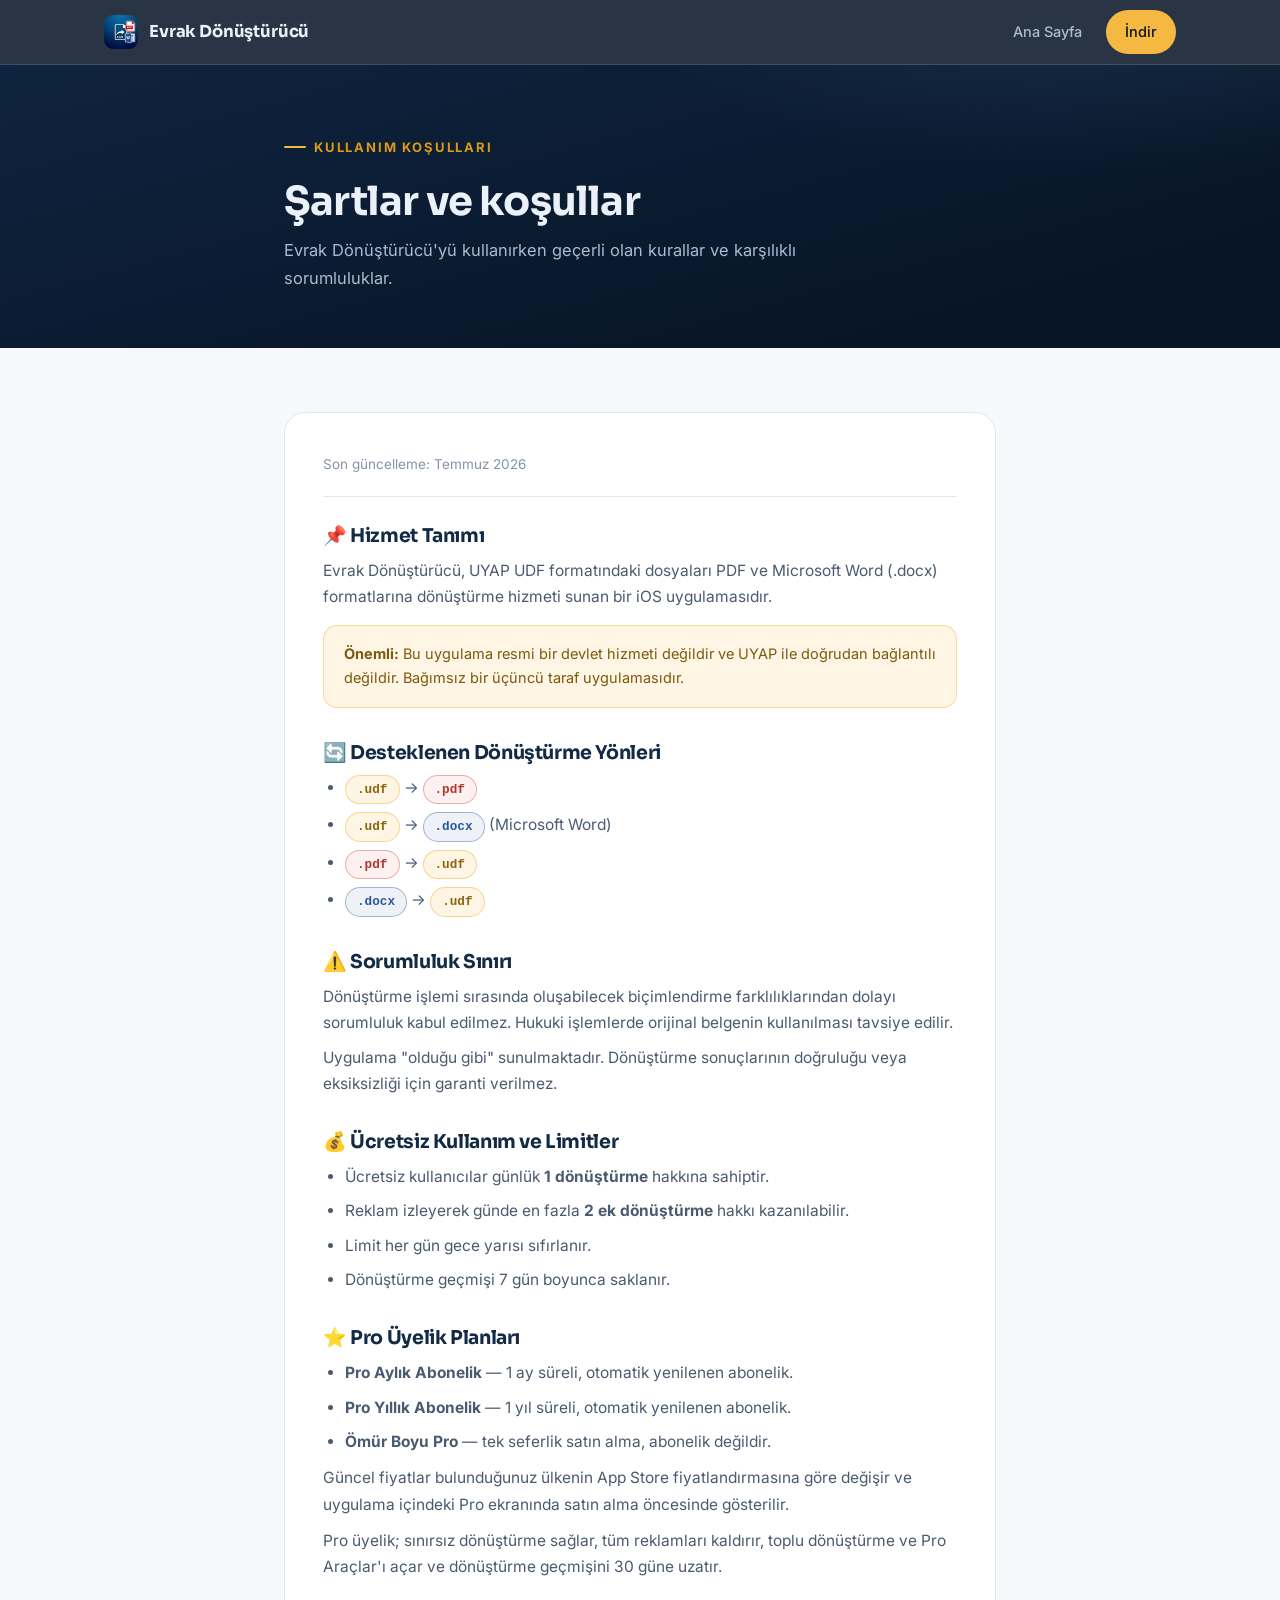
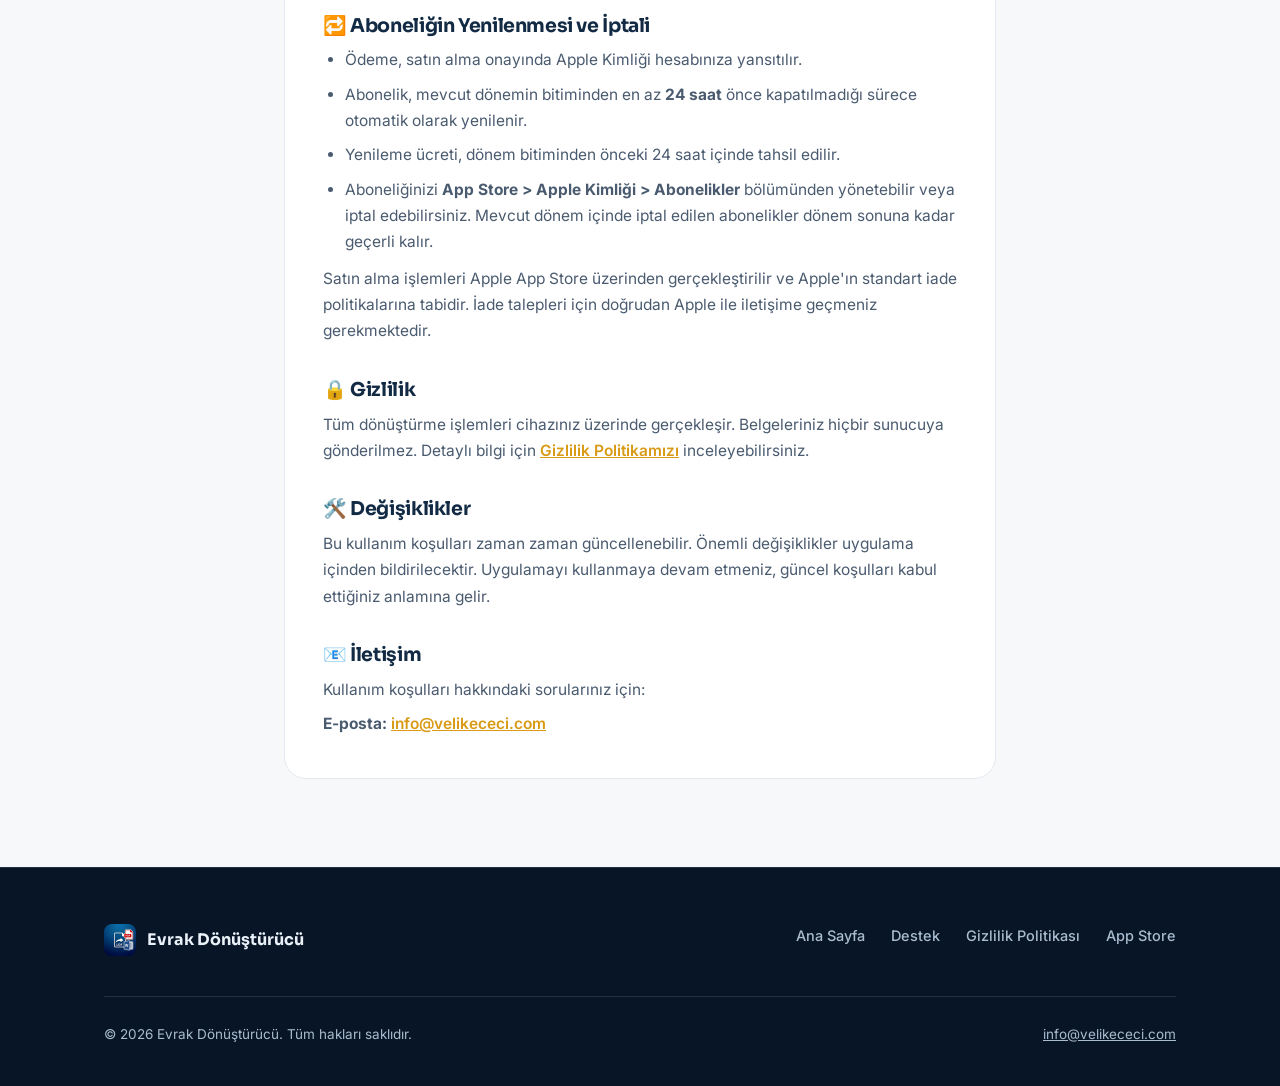
<file: web/kosullar.html>
<!DOCTYPE html>
<html lang="tr">

<head>
    <meta charset="UTF-8">
    <meta name="viewport" content="width=device-width, initial-scale=1.0">
    <title>Kullanım Koşulları — Evrak Dönüştürücü</title>
    <meta name="description"
        content="Evrak Dönüştürücü kullanım koşulları: hizmet tanımı, ücretsiz limitler, Pro abonelik planları, yenileme ve iptal şartları.">
    <link rel="icon" type="image/png" href="icon.png">
    <link rel="preconnect" href="https://fonts.googleapis.com">
    <link rel="preconnect" href="https://fonts.gstatic.com" crossorigin>
    <link
        href="https://fonts.googleapis.com/css2?family=Inter:wght@400;500;600;700&family=Sora:wght@600;700&display=swap"
        rel="stylesheet">
    <link rel="stylesheet" href="style.css">
</head>

<body>

    <header class="nav">
        <div class="nav__inner">
            <a href="index.html" class="nav__brand">
                <img src="icon.png" alt="Evrak Dönüştürücü logosu">
                Evrak Dönüştürücü
            </a>
            <nav class="nav__links">
                <a href="index.html">Ana Sayfa</a>
               
                <a class="btn btn--amber nav__cta"
                    href="https://apps.apple.com/us/app/udf-d%C3%B6n%C3%BC%C5%9Ft%C3%BCr%C3%BCc%C3%BC/id6761714883">İndir</a>
            </nav>
        </div>
    </header>

    <section class="page-hero">
        <div class="container container--narrow">
            <span class="eyebrow">Kullanım Koşulları</span>
            <h1>Şartlar ve koşullar</h1>
            <p>Evrak Dönüştürücü'yü kullanırken geçerli olan kurallar ve karşılıklı sorumluluklar.</p>
        </div>
    </section>

    <main class="page-body">
        <div class="container container--narrow">
            <div class="prose-card">
                <div class="update-date">Son güncelleme: Temmuz 2026</div>

                <div class="prose-section">
                    <h2>📌 Hizmet Tanımı</h2>
                    <p>Evrak Dönüştürücü, UYAP UDF formatındaki dosyaları PDF ve Microsoft Word (.docx) formatlarına
                        dönüştürme hizmeti sunan bir iOS uygulamasıdır.</p>
                    <div class="highlight-box">
                        <p><strong>Önemli:</strong> Bu uygulama resmi bir devlet hizmeti değildir ve UYAP ile doğrudan
                            bağlantılı değildir. Bağımsız bir üçüncü taraf uygulamasıdır.</p>
                    </div>
                </div>

                <div class="prose-section">
                    <h2>🔄 Desteklenen Dönüştürme Yönleri</h2>
                    <ul>
                        <li><span class="ext ext--udf">.udf</span> → <span class="ext ext--pdf">.pdf</span></li>
                        <li><span class="ext ext--udf">.udf</span> → <span class="ext ext--docx">.docx</span> (Microsoft
                            Word)</li>
                        <li><span class="ext ext--pdf">.pdf</span> → <span class="ext ext--udf">.udf</span></li>
                        <li><span class="ext ext--docx">.docx</span> → <span class="ext ext--udf">.udf</span></li>
                    </ul>
                </div>

                <div class="prose-section">
                    <h2>⚠️ Sorumluluk Sınırı</h2>
                    <p>Dönüştürme işlemi sırasında oluşabilecek biçimlendirme farklılıklarından dolayı sorumluluk kabul
                        edilmez. Hukuki işlemlerde orijinal belgenin kullanılması tavsiye edilir.</p>
                    <p style="margin-top: 8px;">Uygulama "olduğu gibi" sunulmaktadır. Dönüştürme sonuçlarının doğruluğu
                        veya eksiksizliği için garanti verilmez.</p>
                </div>

                <div class="prose-section">
                    <h2>💰 Ücretsiz Kullanım ve Limitler</h2>
                    <ul>
                        <li>Ücretsiz kullanıcılar günlük <strong>1 dönüştürme</strong> hakkına sahiptir.</li>
                        <li>Reklam izleyerek günde en fazla <strong>2 ek dönüştürme</strong> hakkı kazanılabilir.</li>
                        <li>Limit her gün gece yarısı sıfırlanır.</li>
                        <li>Dönüştürme geçmişi 7 gün boyunca saklanır.</li>
                    </ul>
                </div>

                <div class="prose-section">
                    <h2>⭐ Pro Üyelik Planları</h2>
                    <ul>
                        <li><strong>Pro Aylık Abonelik</strong> — 1 ay süreli, otomatik yenilenen abonelik.</li>
                        <li><strong>Pro Yıllık Abonelik</strong> — 1 yıl süreli, otomatik yenilenen abonelik.</li>
                        <li><strong>Ömür Boyu Pro</strong> — tek seferlik satın alma, abonelik değildir.</li>
                    </ul>
                    <p style="margin-top: 10px;">Güncel fiyatlar bulunduğunuz ülkenin App Store fiyatlandırmasına göre
                        değişir ve uygulama içindeki Pro ekranında satın alma öncesinde gösterilir.</p>
                    <p style="margin-top: 10px;">Pro üyelik; sınırsız dönüştürme sağlar, tüm reklamları kaldırır, toplu
                        dönüştürme ve Pro Araçlar'ı açar ve dönüştürme geçmişini 30 güne uzatır.</p>
                </div>

                <div class="prose-section">
                    <h2>🔁 Aboneliğin Yenilenmesi ve İptali</h2>
                    <ul>
                        <li>Ödeme, satın alma onayında Apple Kimliği hesabınıza yansıtılır.</li>
                        <li>Abonelik, mevcut dönemin bitiminden en az <strong>24 saat</strong> önce kapatılmadığı sürece
                            otomatik olarak yenilenir.</li>
                        <li>Yenileme ücreti, dönem bitiminden önceki 24 saat içinde tahsil edilir.</li>
                        <li>Aboneliğinizi <strong>App Store &gt; Apple Kimliği &gt; Abonelikler</strong> bölümünden
                            yönetebilir veya iptal edebilirsiniz. Mevcut dönem içinde iptal edilen abonelikler dönem
                            sonuna kadar geçerli kalır.</li>
                    </ul>
                    <p style="margin-top: 10px;">Satın alma işlemleri Apple App Store üzerinden gerçekleştirilir ve
                        Apple'ın standart iade politikalarına tabidir. İade talepleri için doğrudan Apple ile iletişime
                        geçmeniz gerekmektedir.</p>
                </div>

                <div class="prose-section">
                    <h2>🔒 Gizlilik</h2>
                    <p>Tüm dönüştürme işlemleri cihazınız üzerinde gerçekleşir. Belgeleriniz hiçbir sunucuya
                        gönderilmez. Detaylı bilgi için <a href="gizlilik.html">Gizlilik Politikamızı</a>
                        inceleyebilirsiniz.</p>
                </div>

                <div class="prose-section">
                    <h2>🛠️ Değişiklikler</h2>
                    <p>Bu kullanım koşulları zaman zaman güncellenebilir. Önemli değişiklikler uygulama içinden
                        bildirilecektir. Uygulamayı kullanmaya devam etmeniz, güncel koşulları kabul ettiğiniz anlamına
                        gelir.</p>
                </div>

                <div class="prose-section">
                    <h2>📧 İletişim</h2>
                    <p>Kullanım koşulları hakkındaki sorularınız için:</p>
                    <p style="margin-top: 8px;"><strong>E-posta:</strong> <a
                            href="mailto:info@velikececi.com">info@velikececi.com</a></p>
                </div>
            </div>
        </div>
    </main>

    <footer class="footer">
        <div class="container">
            <div class="footer__inner">
                <a href="index.html" class="footer__brand">
                    <img src="icon.png" alt="Evrak Dönüştürücü logosu">
                    Evrak Dönüştürücü
                </a>
                <nav class="footer__links">
                    <a href="index.html">Ana Sayfa</a>
                    <a href="destek.html">Destek</a>
                    <a href="gizlilik.html">Gizlilik Politikası</a>
                    <a href="https://apps.apple.com/us/app/udf-d%C3%B6n%C3%BC%C5%9Ft%C3%BCr%C3%BCc%C3%BC/id6761714883">App
                        Store</a>
                </nav>
            </div>
            <div class="footer__meta">
                <span>&copy; 2026 Evrak Dönüştürücü. Tüm hakları saklıdır.</span>
                <a href="mailto:info@velikececi.com">info@velikececi.com</a>
            </div>
        </div>
    </footer>

</body>

</html>
</file>
<file: web/style.css>
/* ============================================================
   Evrak Dönüştürücü — Tasarım Sistemi
   Palet: koyu lacivert zeminler + amber vurgu + buz mavisi
   Tipografi: Sora (başlık) / Inter (gövde)
   ============================================================ */

:root {
    /* Renkler */
    --navy-950: #081526;
    --navy-900: #0B1B2E;
    --navy-800: #0F2440;
    --navy-700: #16324F;
    --navy-600: #1E4266;

    --amber: #F5B841;
    --amber-deep: #D99A15;
    --amber-soft: rgba(245, 184, 65, 0.14);
    --ice: #7FB3E8;
    --ice-soft: rgba(127, 179, 232, 0.12);

    --paper: #F7F8FA;
    --card: #FFFFFF;
    --ink: #122A44;
    --ink-soft: #4A5B70;
    --ink-faint: #8494A7;
    --line: #E3E8EF;

    --on-dark: #EAF1F8;
    --on-dark-soft: #A9BCD0;
    --line-dark: rgba(234, 241, 248, 0.12);

    /* Biçim */
    --radius: 14px;
    --radius-lg: 22px;
    --radius-pill: 999px;

    --font-display: "Sora", -apple-system, BlinkMacSystemFont, "Segoe UI", sans-serif;
    --font-body: "Inter", -apple-system, BlinkMacSystemFont, "Segoe UI", sans-serif;
    --font-mono: ui-monospace, "SF Mono", SFMono-Regular, Menlo, Consolas, monospace;

    --container: 1120px;
    --container-narrow: 760px;
}

* { margin: 0; padding: 0; box-sizing: border-box; }

html { scroll-behavior: smooth; }

body {
    font-family: var(--font-body);
    background: var(--paper);
    color: var(--ink);
    line-height: 1.7;
    font-size: 16px;
    -webkit-font-smoothing: antialiased;
    text-rendering: optimizeLegibility;
}

h1, h2, h3, h4 {
    font-family: var(--font-display);
    line-height: 1.2;
    letter-spacing: -0.02em;
    color: inherit;
}

a { color: inherit; }

img { display: block; max-width: 100%; }

/* ---------- Yardımcılar ---------- */

.container {
    max-width: var(--container);
    margin: 0 auto;
    padding: 0 24px;
}

.container--narrow { max-width: var(--container-narrow); }

.eyebrow {
    display: inline-flex;
    align-items: center;
    gap: 8px;
    font-size: 13px;
    font-weight: 700;
    letter-spacing: 0.14em;
    text-transform: uppercase;
    color: var(--amber-deep);
    margin-bottom: 14px;
}

.eyebrow::before {
    content: "";
    width: 22px;
    height: 2px;
    background: var(--amber);
    border-radius: 2px;
}

.section--dark .eyebrow { color: var(--amber); }

/* Dosya uzantısı rozeti — marka motifi */
.ext {
    display: inline-block;
    font-family: var(--font-mono);
    font-size: 0.82em;
    font-weight: 600;
    padding: 3px 11px;
    border-radius: var(--radius-pill);
    border: 1px solid var(--line);
    background: var(--card);
    color: var(--ink);
    white-space: nowrap;
}

.ext--udf { border-color: rgba(245, 184, 65, 0.55); background: var(--amber-soft); color: #8A6510; }
.ext--pdf { border-color: rgba(217, 72, 62, 0.4); background: rgba(217, 72, 62, 0.08); color: #B3362E; }
.ext--docx { border-color: rgba(43, 87, 154, 0.4); background: rgba(43, 87, 154, 0.08); color: #2B579A; }

.section--dark .ext {
    border-color: var(--line-dark);
    background: rgba(234, 241, 248, 0.06);
    color: var(--on-dark);
}

.pill {
    display: inline-flex;
    align-items: center;
    gap: 7px;
    font-size: 13.5px;
    font-weight: 600;
    padding: 7px 15px;
    border-radius: var(--radius-pill);
    border: 1px solid var(--line-dark);
    background: rgba(234, 241, 248, 0.05);
    color: var(--on-dark-soft);
}

/* ---------- Butonlar ---------- */

.btn {
    display: inline-flex;
    align-items: center;
    justify-content: center;
    gap: 9px;
    font-family: var(--font-body);
    font-size: 15.5px;
    font-weight: 700;
    text-decoration: none;
    padding: 13px 26px;
    border-radius: var(--radius-pill);
    border: 1px solid transparent;
    cursor: pointer;
    transition: transform 0.16s ease, box-shadow 0.16s ease, background 0.16s ease, border-color 0.16s ease;
}

.btn--amber {
    background: var(--amber);
    color: var(--navy-950);
}

.btn--amber:hover {
    background: #FFC85A;
    transform: translateY(-2px);
    box-shadow: 0 10px 28px rgba(245, 184, 65, 0.32);
}

.btn--ghost-dark {
    border-color: var(--line-dark);
    color: var(--on-dark);
    background: transparent;
}

.btn--ghost-dark:hover { border-color: var(--on-dark-soft); background: rgba(234, 241, 248, 0.06); }

.btn--ghost-light {
    border-color: var(--line);
    color: var(--ink);
    background: var(--card);
}

.btn--ghost-light:hover { border-color: var(--ink-faint); transform: translateY(-2px); }

/* App Store indirme butonu */
.store-btn {
    display: inline-flex;
    align-items: center;
    gap: 12px;
    background: var(--amber);
    color: var(--navy-950);
    text-decoration: none;
    padding: 11px 24px 11px 20px;
    border-radius: var(--radius-pill);
    transition: transform 0.16s ease, box-shadow 0.16s ease, background 0.16s ease;
}

.store-btn:hover {
    background: #FFC85A;
    transform: translateY(-2px);
    box-shadow: 0 12px 32px rgba(245, 184, 65, 0.35);
}

.store-btn span { display: flex; flex-direction: column; line-height: 1.25; text-align: left; }

.store-btn small { font-size: 11.5px; font-weight: 600; opacity: 0.75; }

.store-btn strong {
    font-family: var(--font-display);
    font-size: 17px;
    font-weight: 700;
    letter-spacing: -0.01em;
}

/* ---------- Nav ---------- */

.nav {
    position: sticky;
    top: 0;
    z-index: 50;
    background: rgba(8, 21, 38, 0.86);
    backdrop-filter: blur(14px);
    -webkit-backdrop-filter: blur(14px);
    border-bottom: 1px solid var(--line-dark);
}

.nav__inner {
    max-width: var(--container);
    margin: 0 auto;
    padding: 0 24px;
    height: 64px;
    display: flex;
    align-items: center;
    gap: 28px;
}

.nav__brand {
    display: flex;
    align-items: center;
    gap: 11px;
    text-decoration: none;
    color: var(--on-dark);
    font-family: var(--font-display);
    font-weight: 700;
    font-size: 16.5px;
    letter-spacing: -0.01em;
    margin-right: auto;
}

.nav__brand img {
    width: 34px;
    height: 34px;
    border-radius: 9px;
}

.nav__links {
    display: flex;
    align-items: center;
    gap: 24px;
}

.nav__links a {
    text-decoration: none;
    color: var(--on-dark-soft);
    font-size: 14.5px;
    font-weight: 500;
    transition: color 0.15s ease;
}

.nav__links a:hover { color: var(--on-dark); }

.nav__links a.btn--amber { color: var(--navy-950); }

.nav__links a.btn--amber:hover { color: var(--navy-950); }

.nav__cta {
    font-size: 14px;
    padding: 9px 18px;
}

/* ---------- Bölümler ---------- */

.section { padding: 96px 0; }

.section--dark {
    background:
        radial-gradient(900px 400px at 80% -10%, rgba(127, 179, 232, 0.10), transparent 60%),
        linear-gradient(160deg, var(--navy-900) 0%, var(--navy-950) 100%);
    color: var(--on-dark);
}

.section__head { max-width: 640px; margin-bottom: 56px; }

.section__head h2 {
    font-size: clamp(28px, 4vw, 40px);
    font-weight: 700;
    margin-bottom: 14px;
}

.section__head p { color: var(--ink-soft); font-size: 17px; }

.section--dark .section__head p { color: var(--on-dark-soft); }

/* ---------- Hero ---------- */

.hero {
    position: relative;
    overflow: hidden;
    background:
        radial-gradient(1100px 520px at 18% -15%, rgba(245, 184, 65, 0.10), transparent 55%),
        radial-gradient(900px 500px at 95% 15%, rgba(127, 179, 232, 0.12), transparent 60%),
        linear-gradient(165deg, var(--navy-800) 0%, var(--navy-950) 72%);
    color: var(--on-dark);
}

/* İnce grid dokusu */
.hero::before {
    content: "";
    position: absolute;
    inset: 0;
    background-image:
        linear-gradient(rgba(234, 241, 248, 0.045) 1px, transparent 1px),
        linear-gradient(90deg, rgba(234, 241, 248, 0.045) 1px, transparent 1px);
    background-size: 44px 44px;
    mask-image: radial-gradient(ellipse 90% 75% at 50% 20%, black 30%, transparent 78%);
    -webkit-mask-image: radial-gradient(ellipse 90% 75% at 50% 20%, black 30%, transparent 78%);
    pointer-events: none;
}

.hero__inner {
    position: relative;
    display: grid;
    grid-template-columns: minmax(0, 1.15fr) minmax(0, 0.85fr);
    gap: 64px;
    align-items: center;
    padding: 92px 0 104px;
}

.hero h1 {
    font-size: clamp(34px, 5vw, 54px);
    font-weight: 700;
    letter-spacing: -0.03em;
    margin: 6px 0 20px;
}

.hero h1 .accent { color: var(--amber); }

.hero__lead {
    font-size: 18px;
    color: var(--on-dark-soft);
    max-width: 52ch;
    margin-bottom: 30px;
}

.hero__flow {
    display: flex;
    align-items: center;
    gap: 12px;
    flex-wrap: wrap;
    margin-bottom: 34px;
    font-size: 17px;
}

.hero__flow .arrow {
    color: var(--amber);
    font-weight: 700;
    animation: nudge 1.6s ease-in-out infinite;
}

@keyframes nudge {
    0%, 100% { transform: translateX(0); opacity: 0.75; }
    50% { transform: translateX(5px); opacity: 1; }
}

@media (prefers-reduced-motion: reduce) {
    .hero__flow .arrow { animation: none; }
}

.hero__actions {
    display: flex;
    align-items: center;
    gap: 18px;
    flex-wrap: wrap;
    margin-bottom: 30px;
}

.hero__actions .appstore-badge { height: 52px; width: auto; }

.hero__actions .appstore-badge:hover { opacity: 0.88; }

.hero__pills { display: flex; gap: 10px; flex-wrap: wrap; }

/* ---------- Telefon mockup ---------- */

.phone {
    width: 292px;
    margin: 0 auto;
    background: #0A1420;
    border: 1px solid rgba(234, 241, 248, 0.18);
    border-radius: 42px;
    padding: 12px;
    box-shadow:
        0 40px 80px rgba(3, 10, 20, 0.55),
        0 0 0 6px rgba(234, 241, 248, 0.04);
}

.phone__screen {
    background: linear-gradient(180deg, #13273F 0%, #0D1C30 100%);
    border-radius: 32px;
    padding: 22px 18px 18px;
    min-height: 480px;
    display: flex;
    flex-direction: column;
    gap: 14px;
}

.phone__notch {
    width: 86px;
    height: 22px;
    background: #0A1420;
    border-radius: var(--radius-pill);
    margin: 0 auto 4px;
}

.phone__title {
    font-family: var(--font-display);
    font-size: 14px;
    font-weight: 700;
    text-align: center;
    color: var(--on-dark);
    letter-spacing: 0.01em;
}

.phone__file {
    display: flex;
    align-items: center;
    gap: 10px;
    background: rgba(234, 241, 248, 0.06);
    border: 1px solid var(--line-dark);
    border-radius: 14px;
    padding: 12px;
    font-size: 12.5px;
    color: var(--on-dark-soft);
}

.phone__file .doc {
    width: 34px;
    height: 34px;
    flex: none;
    border-radius: 9px;
    background: var(--amber-soft);
    border: 1px solid rgba(245, 184, 65, 0.4);
    display: grid;
    place-items: center;
    font-family: var(--font-mono);
    font-size: 9.5px;
    font-weight: 700;
    color: var(--amber);
}

.phone__file .name { color: var(--on-dark); font-weight: 600; font-size: 12.5px; }

.phone__arrow {
    text-align: center;
    color: var(--amber);
    font-size: 19px;
    line-height: 1;
}

.phone__choice { display: grid; grid-template-columns: 1fr 1fr; gap: 10px; }

.phone__opt {
    border-radius: 14px;
    border: 1px solid var(--line-dark);
    background: rgba(234, 241, 248, 0.05);
    padding: 13px 10px;
    text-align: center;
    font-family: var(--font-mono);
    font-size: 12px;
    font-weight: 700;
    color: var(--on-dark-soft);
}

.phone__opt--active {
    border-color: rgba(245, 184, 65, 0.65);
    background: var(--amber-soft);
    color: var(--amber);
}

.phone__btn {
    margin-top: auto;
    background: var(--amber);
    color: var(--navy-950);
    border-radius: var(--radius-pill);
    text-align: center;
    font-weight: 700;
    font-size: 14px;
    padding: 13px;
}

.phone__note {
    text-align: center;
    font-size: 10.5px;
    color: var(--on-dark-soft);
    opacity: 0.8;
}

/* ---------- Kartlar ---------- */

.grid {
    display: grid;
    grid-template-columns: repeat(3, 1fr);
    gap: 22px;
}

.card {
    background: var(--card);
    border: 1px solid var(--line);
    border-radius: var(--radius-lg);
    padding: 30px 28px;
    transition: border-color 0.18s ease, transform 0.18s ease, box-shadow 0.18s ease;
}

.card:hover {
    border-color: rgba(245, 184, 65, 0.7);
    transform: translateY(-3px);
    box-shadow: 0 16px 40px rgba(18, 42, 68, 0.08);
}

.card__icon {
    width: 46px;
    height: 46px;
    border-radius: 13px;
    background: var(--ice-soft);
    display: grid;
    place-items: center;
    font-size: 21px;
    margin-bottom: 18px;
}

.card h3 {
    font-size: 18px;
    font-weight: 700;
    margin-bottom: 8px;
}

.card p { font-size: 15px; color: var(--ink-soft); }

/* ---------- Adımlar ---------- */

.steps {
    display: grid;
    grid-template-columns: repeat(3, 1fr);
    gap: 22px;
    counter-reset: step;
}

.step {
    position: relative;
    background: var(--card);
    border: 1px solid var(--line);
    border-radius: var(--radius-lg);
    padding: 34px 28px 30px;
}

.step::before {
    counter-increment: step;
    content: "0" counter(step);
    display: block;
    font-family: var(--font-display);
    font-size: 15px;
    font-weight: 700;
    color: var(--amber-deep);
    letter-spacing: 0.1em;
    margin-bottom: 14px;
}

.step h3 { font-size: 18px; margin-bottom: 8px; }

.step p { font-size: 15px; color: var(--ink-soft); }

/* ---------- Gizlilik bandı ---------- */

.privacy__inner {
    display: grid;
    grid-template-columns: minmax(0, 1fr) minmax(0, 1fr);
    gap: 64px;
    align-items: center;
}

.privacy__points { list-style: none; display: grid; gap: 16px; }

.privacy__points li {
    display: flex;
    gap: 14px;
    align-items: flex-start;
    font-size: 16px;
    color: var(--on-dark-soft);
}

.privacy__points li strong { color: var(--on-dark); font-weight: 600; }

.privacy__points .tick {
    flex: none;
    width: 26px;
    height: 26px;
    margin-top: 2px;
    border-radius: 50%;
    background: var(--amber-soft);
    border: 1px solid rgba(245, 184, 65, 0.5);
    color: var(--amber);
    display: grid;
    place-items: center;
    font-size: 13px;
    font-weight: 700;
}

.privacy__visual {
    border: 1px solid var(--line-dark);
    border-radius: var(--radius-lg);
    background: rgba(234, 241, 248, 0.04);
    padding: 40px 32px;
    text-align: center;
}

.privacy__visual .shield { font-size: 52px; margin-bottom: 16px; }

.privacy__visual h3 {
    font-size: 20px;
    margin-bottom: 8px;
    color: var(--on-dark);
}

.privacy__visual p { font-size: 14.5px; color: var(--on-dark-soft); }

/* ---------- Fiyatlandırma ---------- */

.pricing {
    display: grid;
    grid-template-columns: repeat(2, minmax(0, 1fr));
    gap: 26px;
    max-width: 880px;
}

.price-card {
    background: var(--card);
    border: 1px solid var(--line);
    border-radius: var(--radius-lg);
    padding: 38px 34px;
    display: flex;
    flex-direction: column;
    position: relative;
}

.price-card--featured {
    border: 2px solid var(--amber);
    box-shadow: 0 20px 50px rgba(245, 184, 65, 0.14);
}

.price-card__tag {
    position: absolute;
    top: -14px;
    left: 32px;
    background: var(--amber);
    color: var(--navy-950);
    font-size: 12.5px;
    font-weight: 700;
    letter-spacing: 0.06em;
    padding: 4px 14px;
    border-radius: var(--radius-pill);
}

.price-card:not(.price-card--featured) .price-card__tag {
    background: var(--navy-800);
    color: var(--on-dark);
}

.price-card h3 { font-size: 21px; margin-bottom: 4px; }

.price-card__sub { font-size: 14.5px; color: var(--ink-faint); margin-bottom: 22px; }

.price-card ul {
    list-style: none;
    display: grid;
    gap: 12px;
    margin-bottom: 28px;
}

.price-card li {
    display: flex;
    gap: 11px;
    align-items: flex-start;
    font-size: 15px;
    color: var(--ink-soft);
}

.price-card li::before {
    content: "✓";
    flex: none;
    color: var(--amber-deep);
    font-weight: 700;
}

.price-card li.dim { color: var(--ink-faint); }

.price-card li.dim::before { content: "—"; color: var(--ink-faint); }

.price-card .btn { margin-top: auto; }

.pricing__note {
    max-width: 880px;
    margin-top: 26px;
    font-size: 13.5px;
    line-height: 1.7;
    color: var(--ink-faint);
}

.pricing__note a { color: var(--ink-soft); }

/* ---------- SSS ---------- */

.faq { max-width: 760px; display: grid; gap: 14px; }

.faq details {
    background: var(--card);
    border: 1px solid var(--line);
    border-radius: var(--radius);
    padding: 0 24px;
    transition: border-color 0.18s ease;
}

.faq details[open] { border-color: rgba(245, 184, 65, 0.7); }

.faq summary {
    cursor: pointer;
    list-style: none;
    display: flex;
    align-items: center;
    justify-content: space-between;
    gap: 16px;
    padding: 19px 0;
    font-family: var(--font-display);
    font-size: 16px;
    font-weight: 600;
    letter-spacing: -0.01em;
}

.faq summary::-webkit-details-marker { display: none; }

.faq summary::after {
    content: "+";
    flex: none;
    font-size: 21px;
    font-weight: 400;
    color: var(--amber-deep);
    transition: transform 0.2s ease;
}

.faq details[open] summary::after { transform: rotate(45deg); }

.faq details p {
    padding: 0 0 20px;
    font-size: 15px;
    color: var(--ink-soft);
}

.faq details p a { color: var(--amber-deep); font-weight: 600; }

/* ---------- CTA bandı ---------- */

.cta-band { text-align: center; }

.cta-band h2 {
    font-size: clamp(26px, 3.6vw, 38px);
    margin-bottom: 14px;
}

.cta-band p {
    color: var(--on-dark-soft);
    font-size: 17px;
    max-width: 46ch;
    margin: 0 auto 32px;
}

/* ---------- Footer ---------- */

.footer {
    background: var(--navy-950);
    border-top: 1px solid var(--line-dark);
    color: var(--on-dark-soft);
    padding: 56px 0 40px;
}

.footer__inner {
    display: flex;
    align-items: flex-start;
    justify-content: space-between;
    gap: 40px;
    flex-wrap: wrap;
    margin-bottom: 40px;
}

.footer__brand {
    display: flex;
    align-items: center;
    gap: 11px;
    color: var(--on-dark);
    font-family: var(--font-display);
    font-weight: 700;
    font-size: 16px;
    text-decoration: none;
}

.footer__brand img { width: 32px; height: 32px; border-radius: 8px; }

.footer__links { display: flex; gap: 26px; flex-wrap: wrap; }

.footer__links a {
    color: var(--on-dark-soft);
    text-decoration: none;
    font-size: 14.5px;
    font-weight: 500;
    transition: color 0.15s ease;
}

.footer__links a:hover { color: var(--on-dark); }

.footer__meta {
    border-top: 1px solid var(--line-dark);
    padding-top: 26px;
    display: flex;
    justify-content: space-between;
    gap: 16px;
    flex-wrap: wrap;
    font-size: 13.5px;
}

.footer__meta a { color: var(--on-dark-soft); }

/* ---------- Alt sayfalar (destek / gizlilik / koşullar) ---------- */

.page-hero {
    background:
        radial-gradient(800px 320px at 85% -30%, rgba(127, 179, 232, 0.12), transparent 60%),
        linear-gradient(165deg, var(--navy-800) 0%, var(--navy-950) 80%);
    color: var(--on-dark);
    padding: 64px 0 56px;
}

.page-hero h1 {
    font-size: clamp(28px, 4vw, 40px);
    margin: 6px 0 10px;
}

.page-hero p { color: var(--on-dark-soft); font-size: 16.5px; max-width: 60ch; }

.page-body { padding: 64px 0 88px; }

.prose-card {
    background: var(--card);
    border: 1px solid var(--line);
    border-radius: var(--radius-lg);
    padding: 40px 38px;
    margin-bottom: 24px;
}

.prose-card:last-child { margin-bottom: 0; }

.update-date {
    font-size: 13.5px;
    color: var(--ink-faint);
    margin-bottom: 28px;
    padding-bottom: 20px;
    border-bottom: 1px solid var(--line);
}

.prose-section { margin-bottom: 34px; }

.prose-section:last-child { margin-bottom: 0; }

.prose-section h2 {
    font-size: 19px;
    font-weight: 700;
    margin-bottom: 10px;
}

.prose-section p, .prose-section li {
    font-size: 15.5px;
    color: var(--ink-soft);
}

.prose-section ul { margin-top: 10px; padding-left: 22px; }

.prose-section li { margin-bottom: 8px; }

.prose-section a { color: var(--amber-deep); font-weight: 600; }

.prose-section a.btn--amber { color: var(--navy-950); text-decoration: none; }

.highlight-box {
    background: var(--amber-soft);
    border: 1px solid rgba(245, 184, 65, 0.45);
    border-radius: var(--radius);
    padding: 16px 20px;
    margin-top: 14px;
}

.highlight-box p { font-size: 14.5px; color: #7A5A0E; }

.info-box {
    background: var(--ice-soft);
    border: 1px solid rgba(127, 179, 232, 0.4);
    border-radius: var(--radius);
    padding: 16px 20px;
    margin-top: 14px;
}

.info-box p { font-size: 14.5px; color: var(--navy-700); }

.data-table {
    width: 100%;
    border-collapse: collapse;
    margin-top: 14px;
    font-size: 14.5px;
}

.data-table th {
    text-align: left;
    padding: 11px 14px;
    background: var(--paper);
    color: var(--ink);
    font-weight: 600;
    border-bottom: 2px solid var(--line);
}

.data-table td {
    padding: 11px 14px;
    border-bottom: 1px solid var(--line);
    color: var(--ink-soft);
}

.contact-btn { margin-top: 16px; }

/* Alt sayfa mini özellik grid'i */
.mini-grid {
    display: grid;
    grid-template-columns: repeat(2, 1fr);
    gap: 14px;
    margin-top: 20px;
}

.mini-grid .mini {
    background: var(--paper);
    border: 1px solid var(--line);
    border-radius: var(--radius);
    padding: 18px 16px;
    text-align: center;
}

.mini-grid .mini h4 { font-size: 14px; font-weight: 700; margin-bottom: 3px; }

.mini-grid .mini p { font-size: 13px; color: var(--ink-faint); }

/* ---------- Responsive ---------- */

@media (max-width: 900px) {
    .section { padding: 72px 0; }

    .hero__inner {
        grid-template-columns: 1fr;
        gap: 56px;
        padding: 64px 0 76px;
        text-align: center;
    }

    .hero__lead { margin-left: auto; margin-right: auto; }
    .hero__flow, .hero__actions, .hero__pills { justify-content: center; }

    .grid, .steps { grid-template-columns: 1fr 1fr; }

    .privacy__inner { grid-template-columns: 1fr; gap: 44px; }

    .nav__links a:not(.nav__cta) { display: none; }
}

@media (max-width: 600px) {
    .grid, .steps, .pricing { grid-template-columns: 1fr; }

    .section { padding: 60px 0; }

    .container { padding: 0 20px; }

    .prose-card { padding: 28px 22px; }

    .mini-grid { grid-template-columns: 1fr 1fr; }

    .footer__inner { flex-direction: column; gap: 24px; }

    .footer__meta { flex-direction: column; gap: 8px; }

    .phone { width: 258px; }

    .data-table { font-size: 13px; }
    .data-table th, .data-table td { padding: 8px 10px; }
}
</file>
